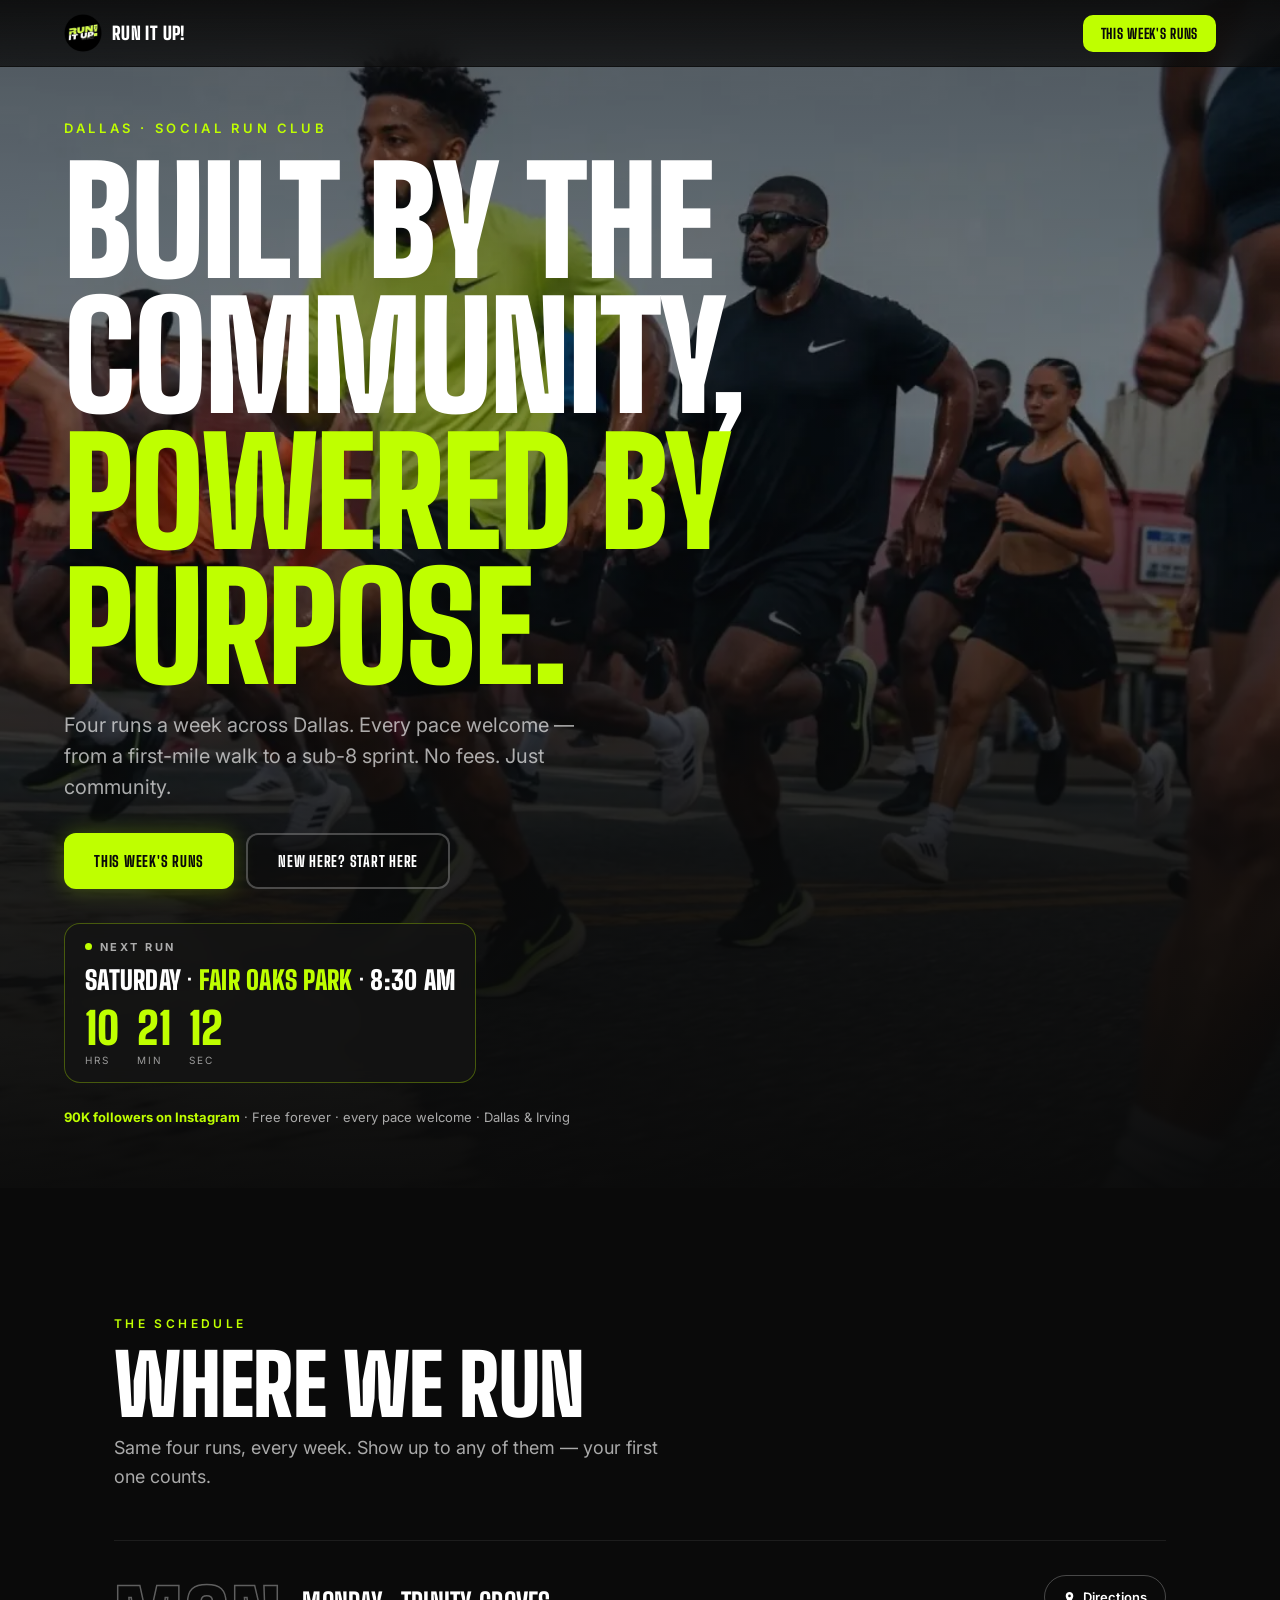
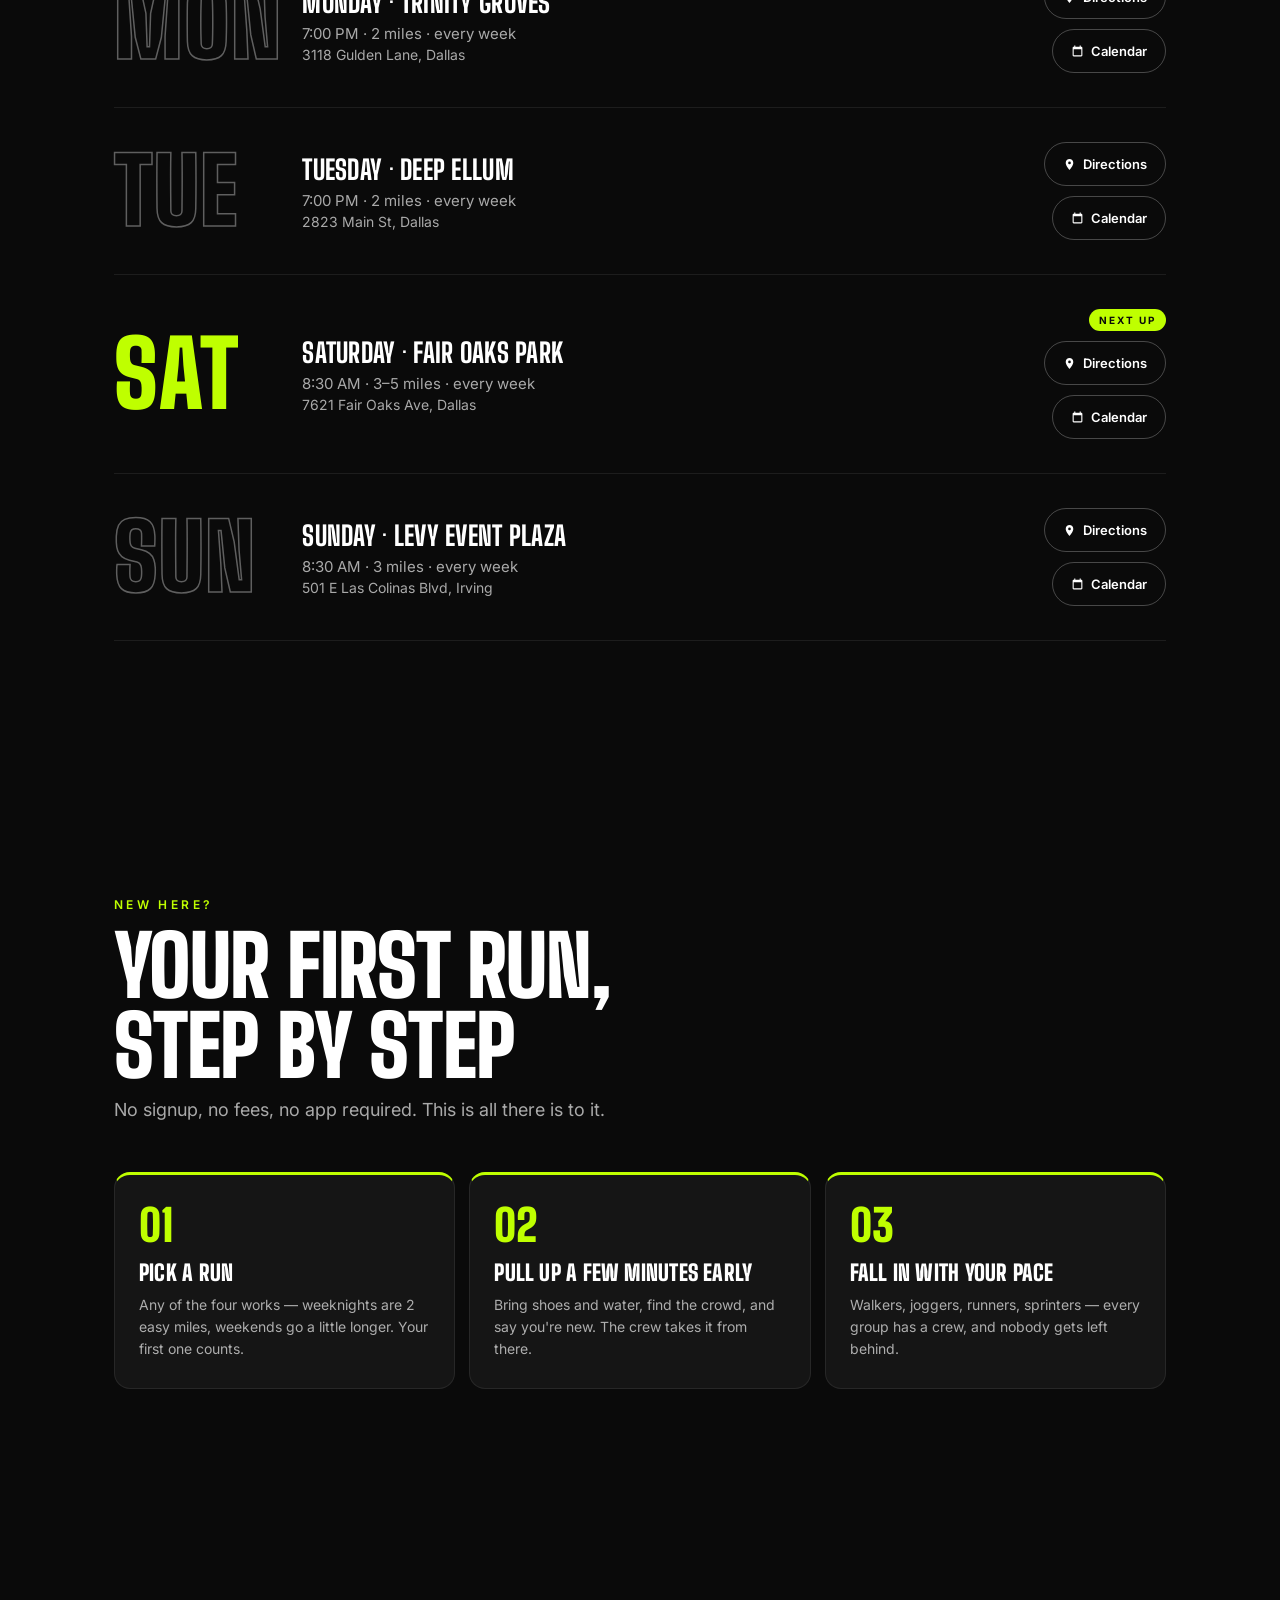
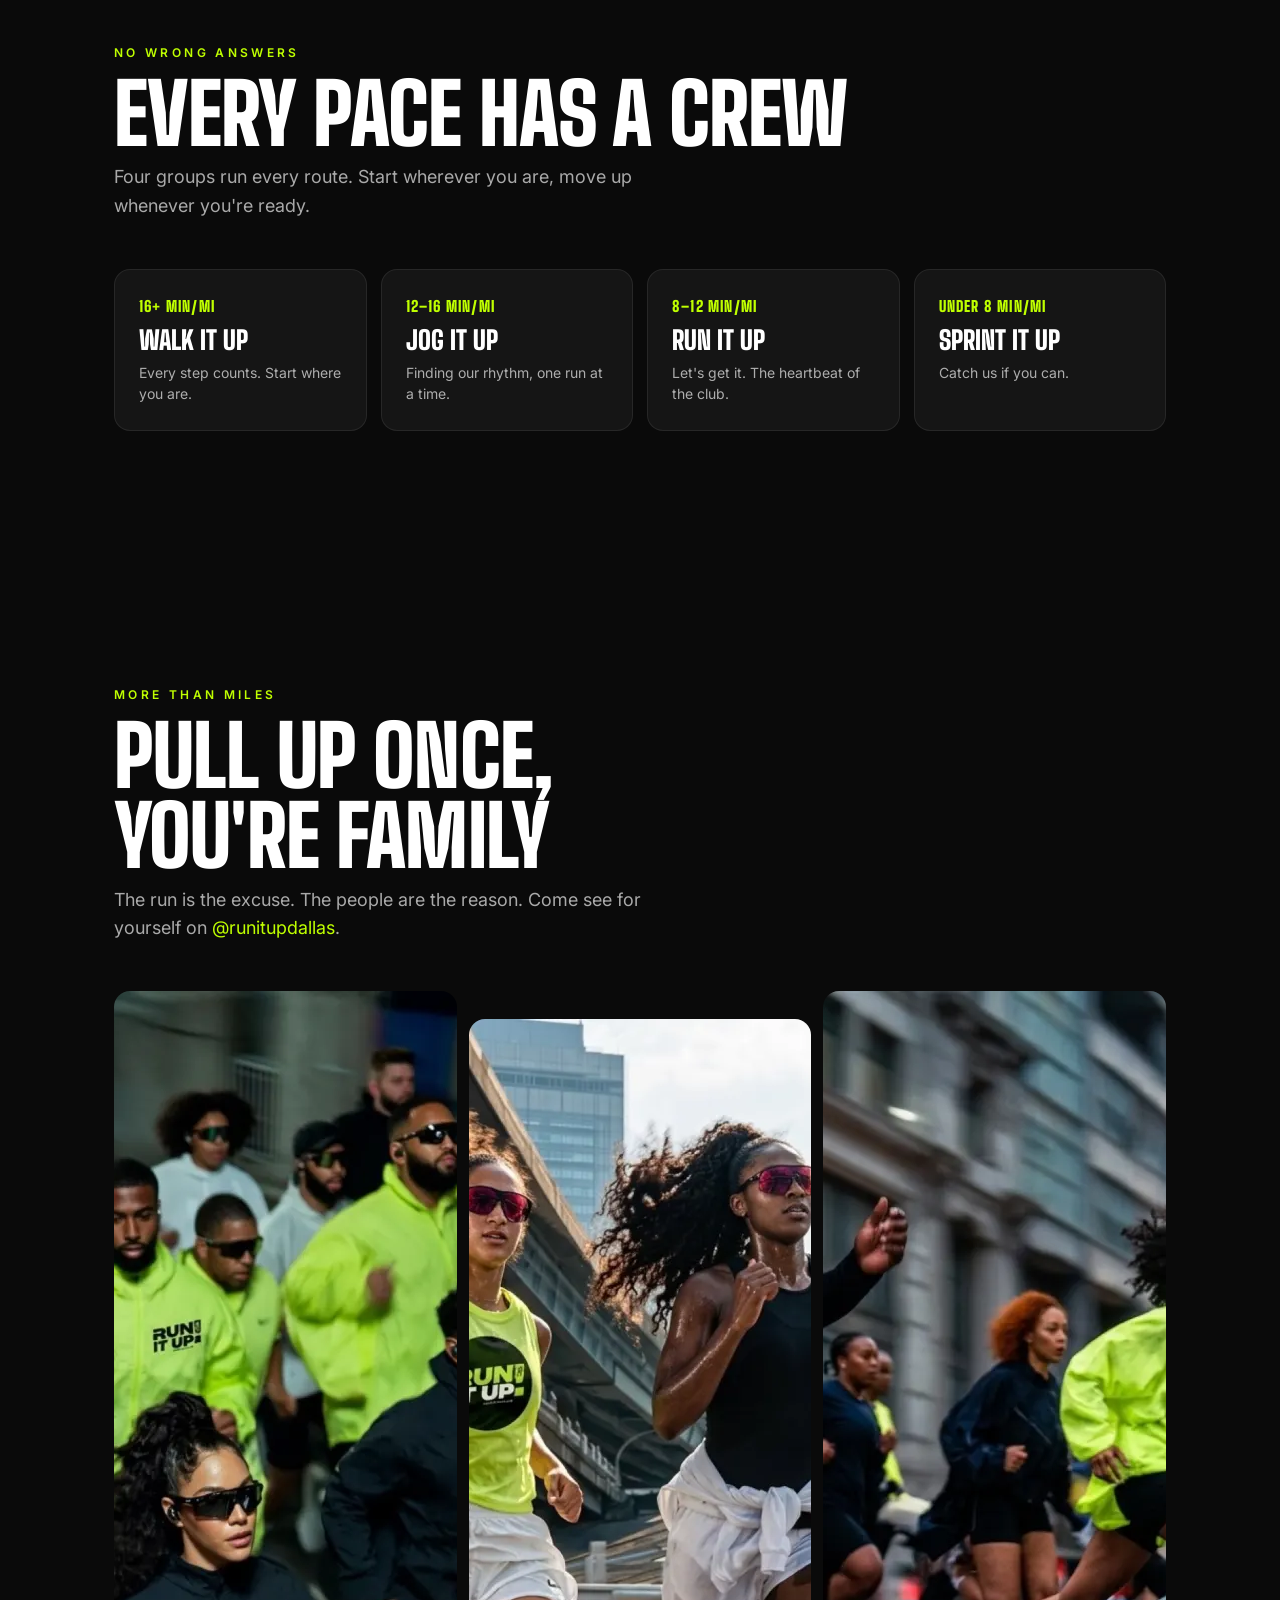
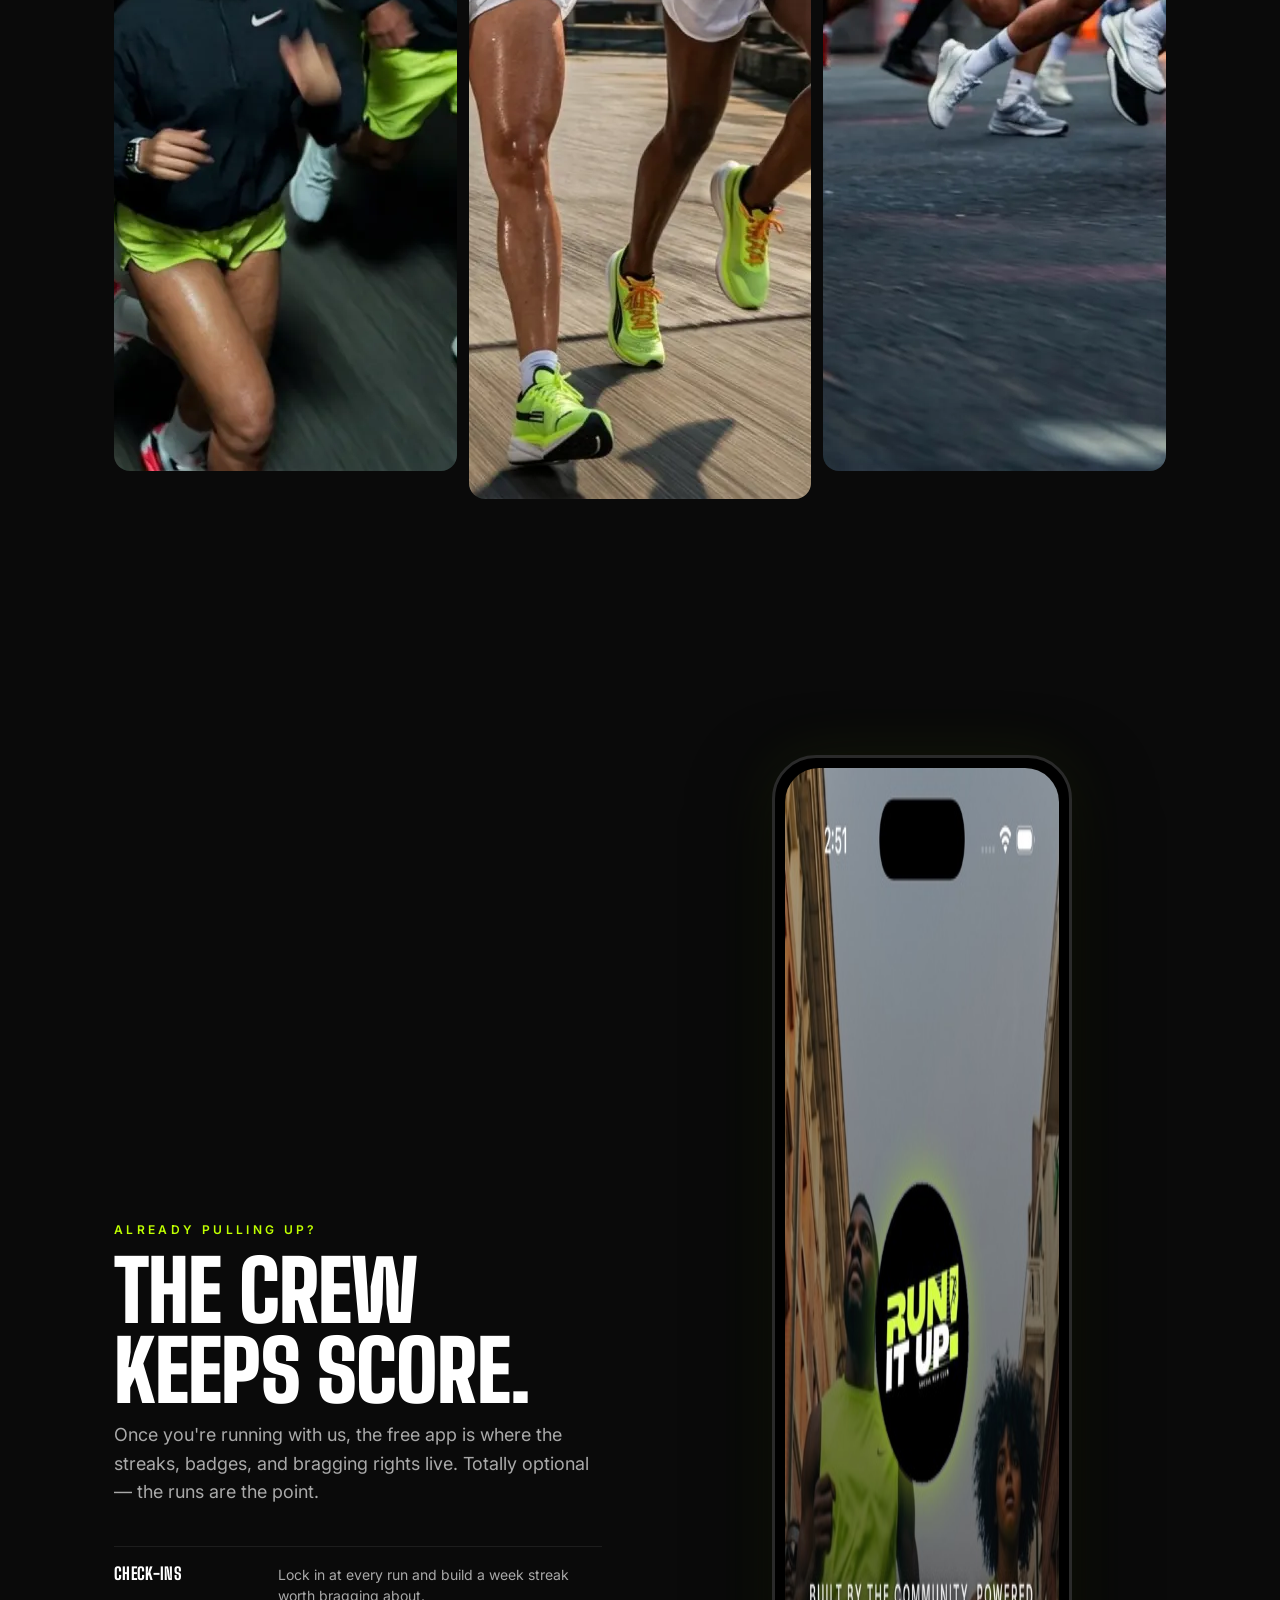
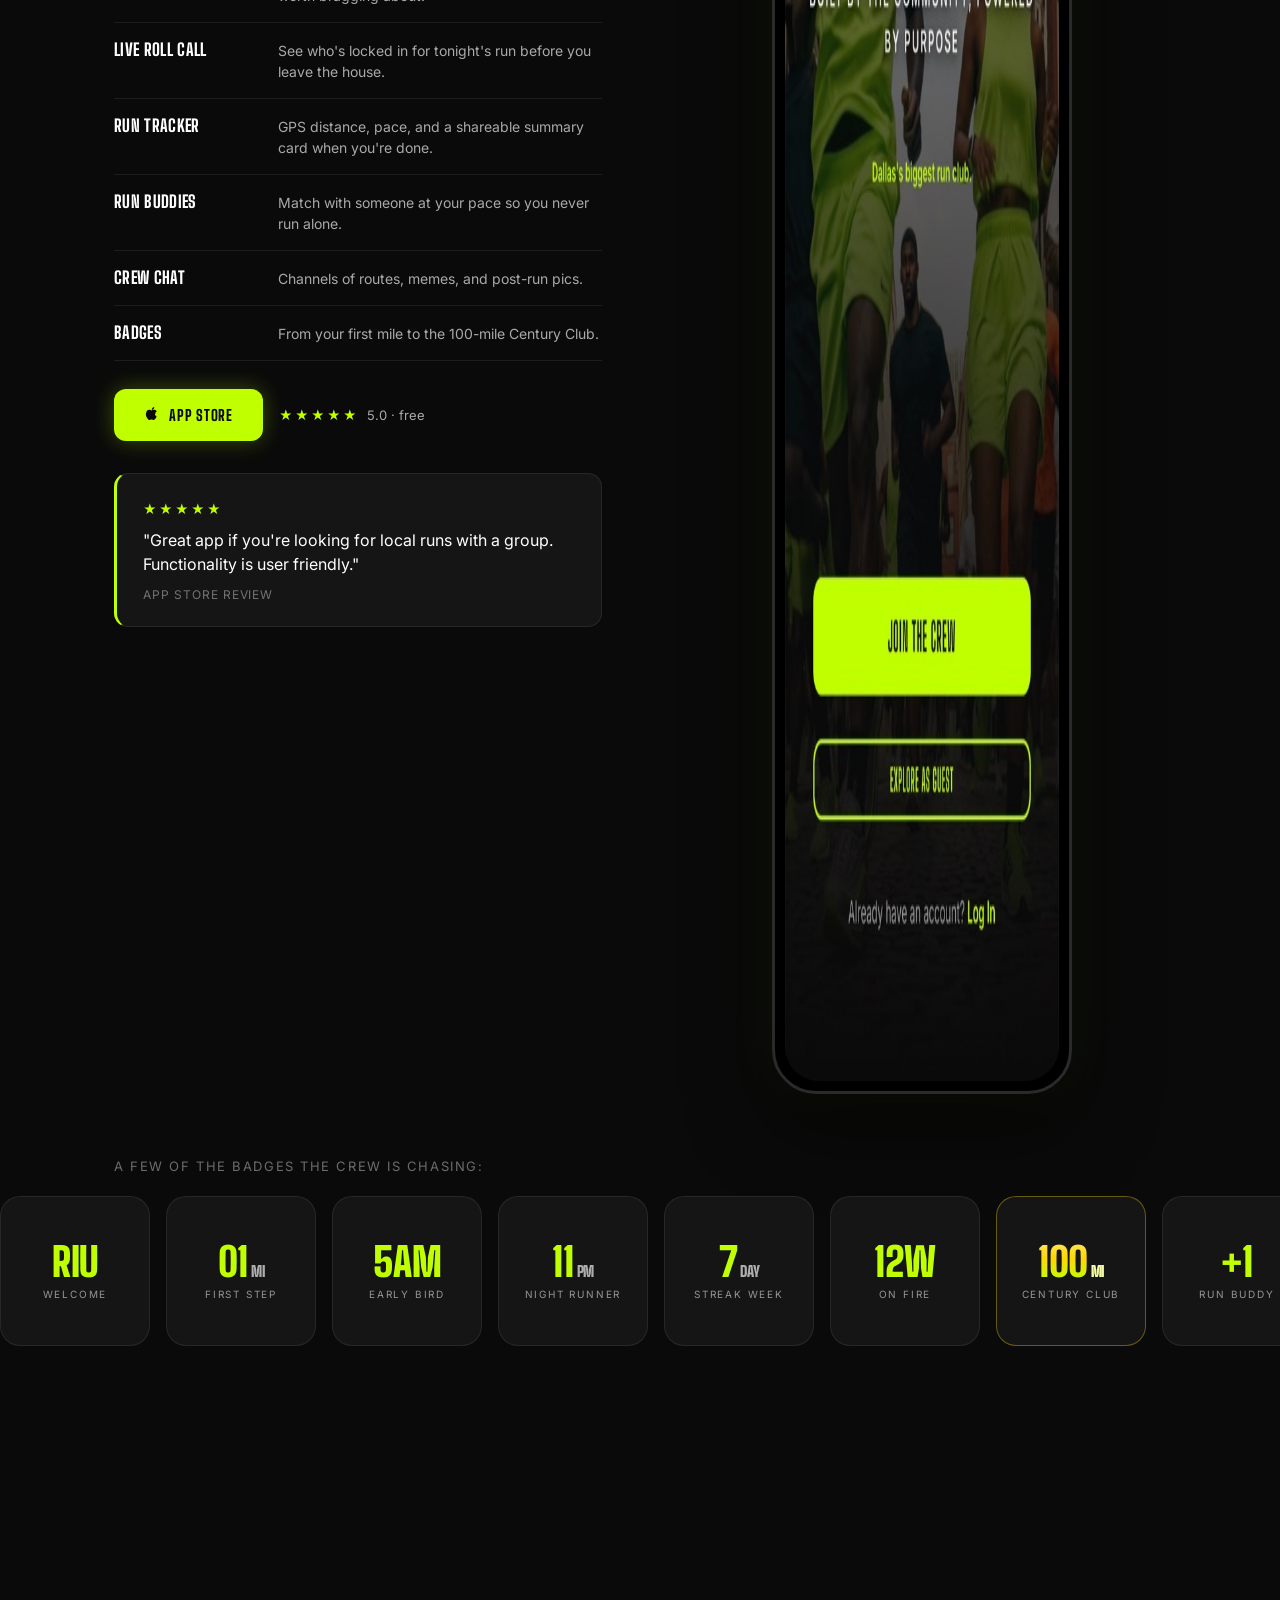
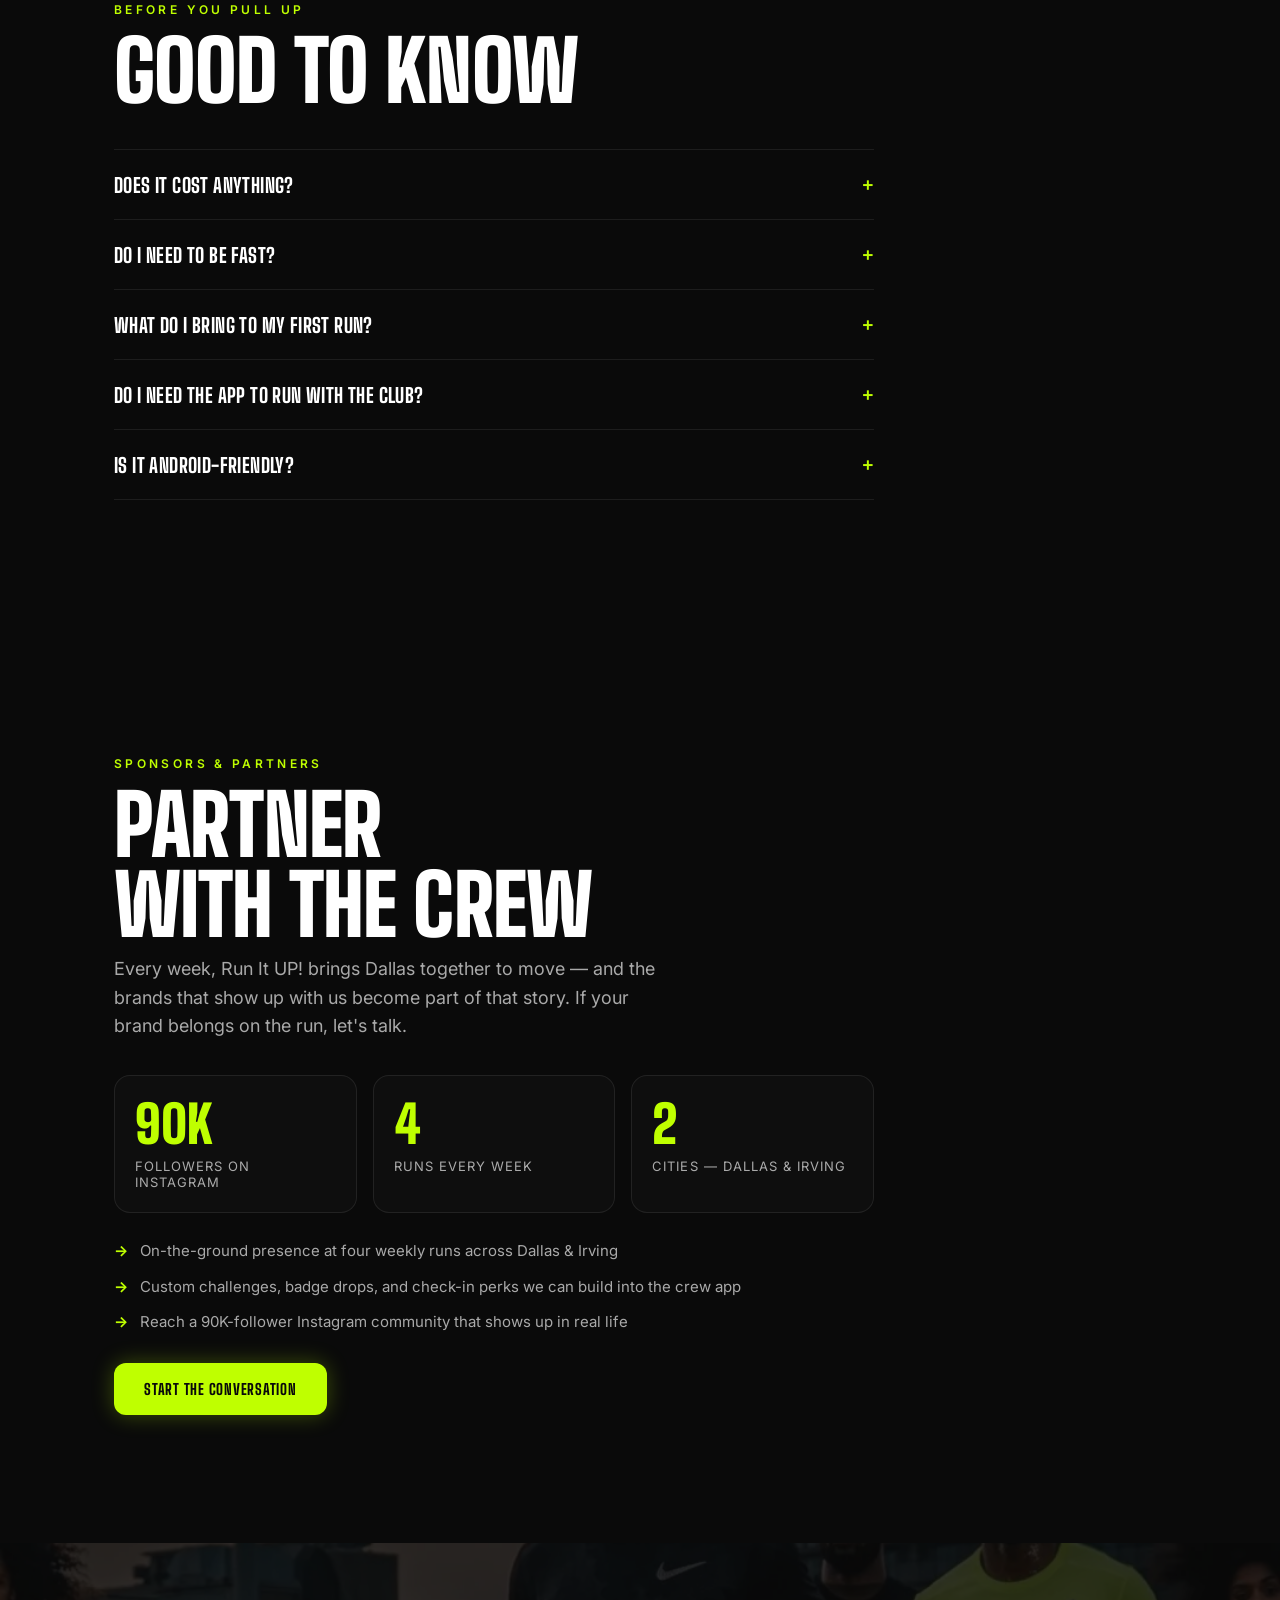
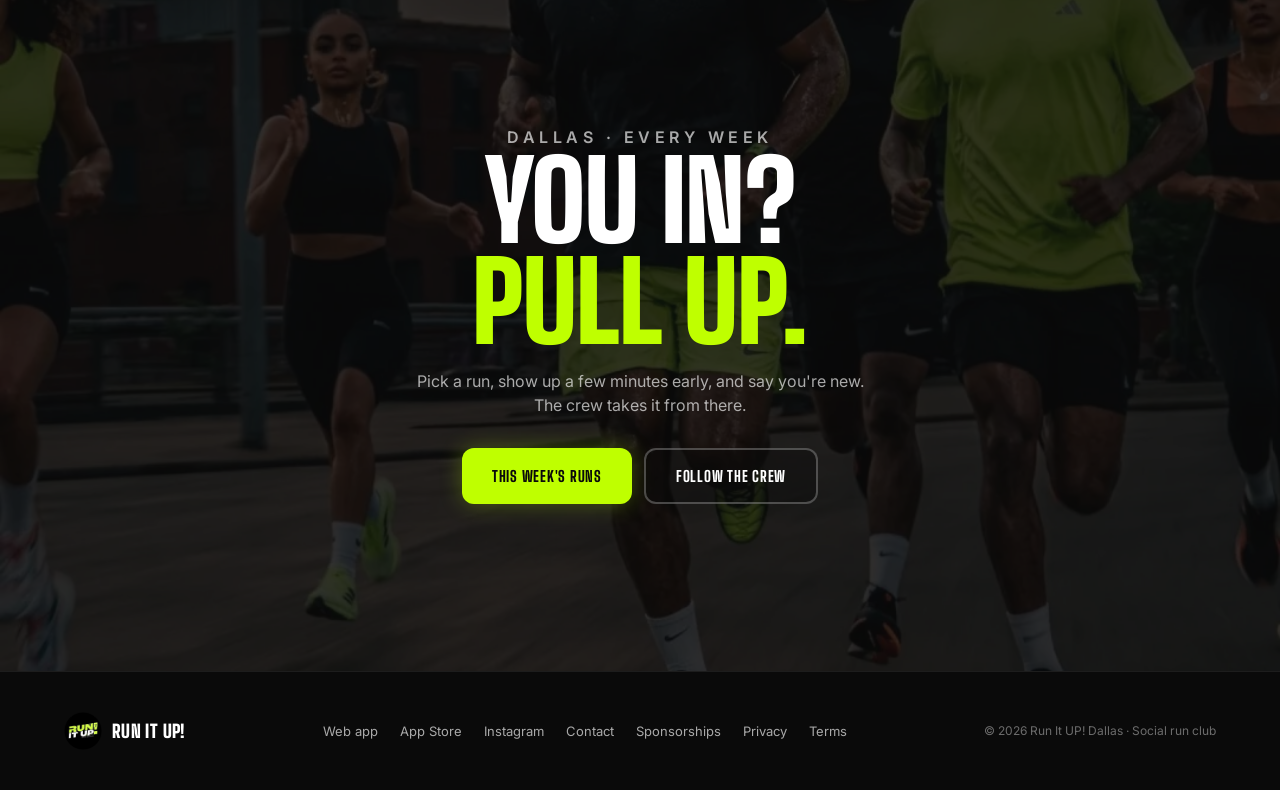
<file: about.html>
<!DOCTYPE html>
<html lang="en">
<head>
  <meta charset="UTF-8">
  <meta name="viewport" content="width=device-width, initial-scale=1.0, viewport-fit=cover">
  <title>Run It UP! Dallas — Social Run Club · Four Runs a Week, Every Pace Welcome</title>
  <meta name="description" content="Run It UP! Dallas is a free social run club. Monday at Trinity Groves, Tuesday in Deep Ellum, Saturday at Fair Oaks Park, Sunday at Levy Event Plaza. Every pace welcome — pick a run and pull up. No fees, no signup, just community.">
  <meta name="theme-color" content="#0A0A0A">
  <link rel="canonical" href="https://taylormadecreative.github.io/runitup-app-site/about.html">
  <meta property="og:title" content="Run It UP! Dallas — Social Run Club">
  <meta property="og:description" content="Four runs a week across Dallas. Every pace welcome. No fees — just community. Pull up.">
  <meta property="og:image" content="https://taylormadecreative.github.io/runitup-app-site/assets/og-image.jpg">
  <meta property="og:url" content="https://taylormadecreative.github.io/runitup-app-site/about.html">
  <meta property="og:type" content="website">
  <meta property="og:site_name" content="Run It UP! Dallas">
  <meta name="twitter:card" content="summary_large_image">
  <link rel="icon" href="assets/logo.png">
  <link rel="apple-touch-icon" href="assets/logo.png">
  <link rel="preload" as="image" href="assets/photos/pack-street.webp" fetchpriority="high">
  <link rel="preconnect" href="https://fonts.googleapis.com">
  <link rel="preconnect" href="https://fonts.gstatic.com" crossorigin>
  <link href="https://fonts.googleapis.com/css2?family=Big+Shoulders+Display:wght@700;800;900&family=Inter:wght@400;500;600;700&display=swap" rel="stylesheet" crossorigin="anonymous">
  <script type="application/ld+json">
  {
    "@context": "https://schema.org",
    "@graph": [
      {
        "@type": "SportsClub",
        "@id": "https://taylormadecreative.github.io/runitup-app-site/#club",
        "name": "Run It UP! Dallas",
        "description": "Free social run club in Dallas, Texas. Four runs a week, every pace welcome.",
        "url": "https://taylormadecreative.github.io/runitup-app-site/",
        "email": "contactus@runitupdallas.com",
        "areaServed": { "@type": "City", "name": "Dallas", "address": { "@type": "PostalAddress", "addressRegion": "TX", "addressCountry": "US" } },
        "sameAs": [
          "https://instagram.com/runitupdallas",
          "https://apps.apple.com/us/app/run-it-up-dallas/id6761876137"
        ]
      },
      {
        "@type": "Event",
        "name": "Run It UP! Dallas — Monday Run at Trinity Groves",
        "organizer": { "@id": "https://taylormadecreative.github.io/runitup-app-site/#club" },
        "isAccessibleForFree": true,
        "eventAttendanceMode": "https://schema.org/OfflineEventAttendanceMode",
        "eventSchedule": { "@type": "Schedule", "byDay": "https://schema.org/Monday", "startTime": "19:00", "repeatFrequency": "P1W", "scheduleTimezone": "America/Chicago" },
        "location": { "@type": "Place", "name": "Trinity Groves", "address": { "@type": "PostalAddress", "streetAddress": "3118 Gulden Lane", "addressLocality": "Dallas", "addressRegion": "TX", "addressCountry": "US" } }
      },
      {
        "@type": "Event",
        "name": "Run It UP! Dallas — Tuesday Run in Deep Ellum",
        "organizer": { "@id": "https://taylormadecreative.github.io/runitup-app-site/#club" },
        "isAccessibleForFree": true,
        "eventAttendanceMode": "https://schema.org/OfflineEventAttendanceMode",
        "eventSchedule": { "@type": "Schedule", "byDay": "https://schema.org/Tuesday", "startTime": "19:00", "repeatFrequency": "P1W", "scheduleTimezone": "America/Chicago" },
        "location": { "@type": "Place", "name": "Deep Ellum", "address": { "@type": "PostalAddress", "streetAddress": "2823 Main St", "addressLocality": "Dallas", "addressRegion": "TX", "addressCountry": "US" } }
      },
      {
        "@type": "Event",
        "name": "Run It UP! Dallas — Saturday Run at Fair Oaks Park",
        "organizer": { "@id": "https://taylormadecreative.github.io/runitup-app-site/#club" },
        "isAccessibleForFree": true,
        "eventAttendanceMode": "https://schema.org/OfflineEventAttendanceMode",
        "eventSchedule": { "@type": "Schedule", "byDay": "https://schema.org/Saturday", "startTime": "08:30", "repeatFrequency": "P1W", "scheduleTimezone": "America/Chicago" },
        "location": { "@type": "Place", "name": "Fair Oaks Park", "address": { "@type": "PostalAddress", "streetAddress": "7621 Fair Oaks Ave", "addressLocality": "Dallas", "addressRegion": "TX", "addressCountry": "US" } }
      },
      {
        "@type": "Event",
        "name": "Run It UP! Dallas — Sunday Run at Levy Event Plaza",
        "organizer": { "@id": "https://taylormadecreative.github.io/runitup-app-site/#club" },
        "isAccessibleForFree": true,
        "eventAttendanceMode": "https://schema.org/OfflineEventAttendanceMode",
        "eventSchedule": { "@type": "Schedule", "byDay": "https://schema.org/Sunday", "startTime": "08:30", "repeatFrequency": "P1W", "scheduleTimezone": "America/Chicago" },
        "location": { "@type": "Place", "name": "Levy Event Plaza", "address": { "@type": "PostalAddress", "streetAddress": "501 E Las Colinas Blvd", "addressLocality": "Irving", "addressRegion": "TX", "addressCountry": "US" } }
      },
      {
        "@type": "SoftwareApplication",
        "name": "Run It Up Dallas!",
        "operatingSystem": "iOS",
        "applicationCategory": "HealthApplication",
        "url": "https://apps.apple.com/us/app/run-it-up-dallas/id6761876137",
        "offers": { "@type": "Offer", "price": "0", "priceCurrency": "USD" }
      },
      {
        "@type": "FAQPage",
        "mainEntity": [
          { "@type": "Question", "name": "Does it cost anything?", "acceptedAnswer": { "@type": "Answer", "text": "No. Run It UP! Dallas is free — no fees, no memberships. Show up, run, hang out." } },
          { "@type": "Question", "name": "Do I need to be fast?", "acceptedAnswer": { "@type": "Answer", "text": "Not even a little. There are four pace groups from a 16-minute-mile walk to a sub-8 sprint, and every group has a crew." } },
          { "@type": "Question", "name": "What do I bring to my first run?", "acceptedAnswer": { "@type": "Answer", "text": "Shoes and water — that's it. Come a few minutes early and say you're new, and the crew will take it from there." } },
          { "@type": "Question", "name": "Do I need the app to run with the club?", "acceptedAnswer": { "@type": "Answer", "text": "No — just pull up. The app is where check-ins, streaks, badges, run buddies, and the crew chat live, and you can explore it as a guest first." } },
          { "@type": "Question", "name": "Is it Android-friendly?", "acceptedAnswer": { "@type": "Answer", "text": "The app is on iPhone today. Android runners are still crew — the schedule on this page is always current." } }
        ]
      }
    ]
  }
  </script>
  <style>
    :root {
      --ink: #0A0A0A;
      --asphalt: #151515;
      --surface: #1A1A1A;
      --volt: #BFFF00;
      --spark: #FF6B2B;
      --text: #FFFFFF;
      --muted: rgba(255,255,255,0.65);
      --muted-2: rgba(255,255,255,0.4);
      --line: rgba(255,255,255,0.08);
      --display: 'Big Shoulders Display', 'Arial Black', Impact, sans-serif;
      --body: 'Inter', -apple-system, BlinkMacSystemFont, sans-serif;
      --pad: clamp(20px, 5vw, 64px);
    }
    * { margin: 0; padding: 0; box-sizing: border-box; }
    html { scroll-behavior: smooth; }
    html, body { background: var(--ink); color: var(--text); font-family: var(--body); overflow-x: hidden; -webkit-font-smoothing: antialiased; }
    img { max-width: 100%; display: block; }
    a { color: inherit; }
    :focus-visible { outline: 2px solid var(--volt); outline-offset: 3px; border-radius: 4px; }
    section[id] { scroll-margin-top: 84px; }

    .eyebrow { font-size: 12px; font-weight: 600; letter-spacing: 0.28em; text-transform: uppercase; color: var(--volt); }
    .section { padding: clamp(72px, 10vw, 140px) var(--pad); max-width: 1180px; margin: 0 auto; }
    .section-title { font-family: var(--display); font-weight: 900; text-transform: uppercase; font-size: clamp(40px, min(7vw, 12vh), 84px); line-height: 0.95; letter-spacing: -0.01em; margin: 14px 0 10px; }
    .section-sub { color: var(--muted); font-size: clamp(15px, 1.6vw, 18px); line-height: 1.6; max-width: 560px; }
    .apple-mark { width: 15px; height: 15px; flex: none; }

    /* ===== Header ===== */
    header {
      position: fixed; top: 0; left: 0; right: 0; z-index: 50;
      display: flex; align-items: center; justify-content: space-between;
      padding: 14px var(--pad);
      background: linear-gradient(rgba(10,10,10,0.92), rgba(10,10,10,0.75));
      backdrop-filter: blur(12px); -webkit-backdrop-filter: blur(12px);
      border-bottom: 1px solid transparent;
      transition: border-color 0.3s ease;
    }
    header.scrolled { border-bottom-color: var(--line); }
    .brand { display: flex; align-items: center; gap: 10px; text-decoration: none; }
    .brand img { width: 38px; height: 38px; border-radius: 50%; }
    .brand span { font-family: var(--display); font-weight: 900; text-transform: uppercase; font-size: 18px; letter-spacing: 0.02em; }
    .header-cta { font-family: var(--display); font-weight: 800; text-transform: uppercase; letter-spacing: 0.05em; font-size: 14px; color: var(--ink); background: var(--volt); padding: 10px 18px; border-radius: 10px; text-decoration: none; transition: box-shadow 0.2s ease, transform 0.15s ease; }
    .header-cta:hover { box-shadow: 0 0 28px rgba(191,255,0,0.45); }
    .header-cta:active { transform: scale(0.97); }

    /* ===== Invite banner (?ref=) ===== */
    .invite-banner { display: none; position: fixed; top: 70px; left: 50%; transform: translateX(-50%); z-index: 49; background: rgba(26,26,26,0.97); border: 1px solid rgba(191,255,0,0.35); border-radius: 14px; padding: 14px 44px 14px 18px; font-size: 14px; line-height: 1.45; max-width: min(92vw, 460px); box-shadow: 0 8px 32px rgba(0,0,0,0.5); }
    .invite-banner strong { color: var(--volt); }
    .invite-banner.show { display: block; }
    .invite-close { position: absolute; top: 6px; right: 6px; width: 34px; height: 34px; display: flex; align-items: center; justify-content: center; background: none; border: 0; color: var(--muted); font-size: 20px; cursor: pointer; border-radius: 50%; }
    .invite-close:hover { color: var(--text); }
    .invite-banner a { color: var(--volt); font-weight: 600; }

    /* ===== Hero ===== */
    .hero { position: relative; min-height: 100svh; display: flex; flex-direction: column; justify-content: flex-end; padding: min(120px, 14vh) var(--pad) clamp(32px, 7vh, 80px); isolation: isolate; }
    .hero-bg { position: absolute; inset: 0; z-index: -1; background-image: url('assets/photos/pack-street.webp'); background-size: cover; background-position: center 30%; }
    .hero-bg::after { content: ''; position: absolute; inset: 0; background: linear-gradient(rgba(10,10,10,0.55) 0%, rgba(10,10,10,0.35) 35%, rgba(10,10,10,0.86) 72%, rgba(10,10,10,0.98) 100%); }
    .hero-inner { max-width: 1180px; margin: 0 auto; width: 100%; }
    .hero .eyebrow { font-size: 13px; }
    .hero h1 { font-family: var(--display); font-weight: 900; text-transform: uppercase; letter-spacing: -0.015em; line-height: 0.92; font-size: clamp(48px, min(11.5vw, 16.5vh), 148px); margin: 18px 0 14px; }
    .hero h1 .volt { color: var(--volt); }
    .hero-lead { font-size: clamp(16px, 2vw, 20px); color: var(--muted); max-width: 520px; line-height: 1.55; }
    .cta-row { display: flex; gap: 12px; flex-wrap: wrap; margin-top: 30px; }
    .btn { display: inline-flex; align-items: center; gap: 10px; font-family: var(--display); font-weight: 800; letter-spacing: 0.05em; text-transform: uppercase; padding: 17px 30px; border-radius: 12px; text-decoration: none; font-size: 15px; transition: transform 0.15s ease, box-shadow 0.2s ease, border-color 0.2s ease, color 0.2s ease; }
    .btn:active { transform: scale(0.97); }
    .btn-volt { background: var(--volt); color: var(--ink); box-shadow: 0 0 22px rgba(191,255,0,0.28); }
    .btn-volt:hover { box-shadow: 0 0 44px rgba(191,255,0,0.5); }
    .btn-ghost { background: rgba(10,10,10,0.4); color: var(--text); border: 2px solid rgba(255,255,255,0.25); }
    .btn-ghost:hover { border-color: var(--volt); color: var(--volt); }
    .hero-rating { display: flex; align-items: center; gap: 8px; margin-top: 26px; font-size: 13px; color: var(--muted); }
    .hero-rating .stars { color: var(--volt); letter-spacing: 2px; }

    /* Signature: live next-run countdown (tappable — jumps to the schedule) */
    .next-run-chip { display: inline-flex; flex-direction: column; gap: 10px; background: rgba(20,20,20,0.82); border: 1px solid rgba(191,255,0,0.3); border-radius: 16px; padding: 16px 20px; margin-top: 34px; backdrop-filter: blur(8px); -webkit-backdrop-filter: blur(8px); text-decoration: none; transition: border-color 0.2s ease, box-shadow 0.2s ease; }
    .next-run-chip:hover { border-color: rgba(191,255,0,0.6); box-shadow: 0 0 28px rgba(191,255,0,0.15); }
    .next-run-chip .label { display: flex; align-items: center; gap: 8px; font-size: 11px; font-weight: 700; letter-spacing: 0.22em; text-transform: uppercase; color: var(--muted); }
    .next-run-chip .label .dot { width: 7px; height: 7px; border-radius: 50%; background: var(--volt); animation: pulse 2s ease-in-out infinite; }
    .next-run-chip .run-name { font-family: var(--display); font-weight: 900; text-transform: uppercase; font-size: clamp(19px, 2.6vw, 26px); letter-spacing: 0.01em; }
    .next-run-chip .run-name em { font-style: normal; color: var(--volt); }
    .countdown { display: flex; gap: 18px; }
    .cd-unit { text-align: left; }
    .cd-value { font-family: var(--display); font-weight: 900; font-size: clamp(30px, 4.5vw, 44px); line-height: 1; color: var(--volt); font-variant-numeric: tabular-nums; }
    .cd-label { font-size: 10px; letter-spacing: 0.18em; text-transform: uppercase; color: rgba(255,255,255,0.58); margin-top: 4px; }
    .cd-live { font-family: var(--display); font-weight: 900; font-size: clamp(26px, 4vw, 38px); color: var(--volt); text-transform: uppercase; }
    .cd-live .spark { color: var(--spark); }
    @keyframes pulse { 0%, 100% { opacity: 1; } 50% { opacity: 0.35; } }

    /* ===== Runs schedule ===== */
    .runs-list { margin-top: clamp(28px, 4vw, 48px); border-top: 1px solid var(--line); }
    .run-row { display: grid; grid-template-columns: minmax(84px, 150px) 1fr auto; gap: clamp(14px, 3vw, 40px); align-items: center; padding: clamp(20px, 3.4vw, 34px) 0; border-bottom: 1px solid var(--line); position: relative; transition: background 0.25s ease; }
    .run-row:hover { background: rgba(255,255,255,0.02); }
    .run-day { font-family: var(--display); font-weight: 900; font-size: clamp(44px, 7.5vw, 92px); line-height: 0.9; text-transform: uppercase; color: transparent; -webkit-text-stroke: 1.5px rgba(255,255,255,0.35); letter-spacing: 0.01em; }
    .run-row.next .run-day { color: var(--volt); -webkit-text-stroke: 0; }
    .run-info h3 { font-family: var(--display); font-weight: 800; text-transform: uppercase; font-size: clamp(19px, 2.6vw, 27px); letter-spacing: 0.01em; }
    .run-info .meta { color: var(--muted); font-size: clamp(13px, 1.5vw, 15px); margin-top: 5px; }
    .run-info .addr { color: var(--muted); font-size: clamp(12px, 1.4vw, 14px); margin-top: 3px; }
    .run-side { display: flex; flex-direction: column; align-items: flex-end; gap: 10px; }
    .next-flag { font-size: 10px; font-weight: 700; letter-spacing: 0.2em; text-transform: uppercase; color: var(--ink); background: var(--volt); padding: 5px 10px; border-radius: 999px; display: none; }
    .run-row.next .next-flag { display: inline-block; }
    .next-flag.live { background: var(--spark); color: #fff; }
    .directions { display: inline-flex; align-items: center; gap: 7px; min-height: 44px; padding: 10px 18px; font-size: 13px; font-weight: 600; font-family: var(--body); color: var(--text); background: none; text-decoration: none; border: 1px solid rgba(255,255,255,0.25); border-radius: 999px; cursor: pointer; transition: color 0.2s ease, border-color 0.2s ease; }
    .directions:hover { color: var(--volt); border-color: var(--volt); }
    .directions svg { width: 13px; height: 13px; flex: none; }

    /* ===== First-run steps ===== */
    .steps-grid { display: grid; grid-template-columns: repeat(auto-fit, minmax(240px, 1fr)); gap: 14px; margin-top: clamp(28px, 4vw, 48px); counter-reset: step; }
    .step-card { background: var(--asphalt); border: 1px solid var(--line); border-top: 3px solid var(--volt); border-radius: 16px; padding: 28px 24px; }
    .step-num { font-family: var(--display); font-weight: 900; font-size: 44px; line-height: 1; color: var(--volt); }
    .step-card h3 { font-family: var(--display); font-weight: 900; text-transform: uppercase; font-size: 22px; margin: 12px 0 8px; letter-spacing: 0.01em; }
    .step-card p { color: var(--muted); font-size: 14px; line-height: 1.55; }

    /* ===== Pace groups ===== */
    .pace-grid { display: grid; grid-template-columns: repeat(auto-fit, minmax(230px, 1fr)); gap: 14px; margin-top: clamp(28px, 4vw, 48px); }
    .pace-card { background: var(--asphalt); border: 1px solid var(--line); border-radius: 16px; padding: 26px 24px; transition: border-color 0.25s ease, transform 0.25s ease; }
    .pace-card:hover { border-color: rgba(191,255,0,0.45); transform: translateY(-3px); }
    .pace-card .pace-tag { font-family: var(--display); font-weight: 900; font-size: 15px; text-transform: uppercase; letter-spacing: 0.08em; color: var(--volt); }
    .pace-card h3 { font-family: var(--display); font-weight: 900; text-transform: uppercase; font-size: 26px; margin: 8px 0 6px; }
    .pace-card p { color: var(--muted); font-size: 14px; line-height: 1.5; }

    /* ===== App section ===== */
    .app-section { display: grid; grid-template-columns: 1fr 1fr; gap: clamp(32px, 6vw, 80px); align-items: center; }
    .phone { width: min(300px, 78vw); margin: 0 auto; border-radius: 44px; border: 3px solid #2A2A2A; background: #000; padding: 10px; box-shadow: 0 30px 80px rgba(0,0,0,0.6), 0 0 60px rgba(191,255,0,0.07); }
    .phone img { border-radius: 34px; }
    .feature-list { list-style: none; display: flex; flex-direction: column; margin-top: clamp(24px, 3vw, 40px); border-top: 1px solid var(--line); }
    .feature-list li { display: grid; grid-template-columns: minmax(112px, 148px) 1fr; gap: 16px; align-items: baseline; padding: 16px 0; border-bottom: 1px solid var(--line); }
    .feature-list .f-name { font-family: var(--display); font-weight: 800; text-transform: uppercase; font-size: 17px; letter-spacing: 0.02em; }
    .feature-list .f-desc { color: var(--muted); font-size: 14px; line-height: 1.5; }
    .app-ctas { margin-top: 28px; display: flex; gap: 16px; flex-wrap: wrap; align-items: center; }

    /* ===== Badge marquee (flavor strip inside the app section) ===== */
    .badges-context { margin-top: clamp(40px, 6vw, 64px); font-size: 13px; letter-spacing: 0.12em; text-transform: uppercase; color: var(--muted-2); }
    .badges-bleed { width: 100vw; margin: 22px calc(50% - 50vw) 0; overflow: hidden; }
    .marquee { display: flex; width: max-content; animation: drift 36s linear infinite; }
    .marquee:hover { animation-play-state: paused; }
    .badge-chip { flex: none; display: flex; flex-direction: column; align-items: center; justify-content: center; gap: 6px; width: 150px; height: 150px; margin-right: 16px; background: var(--asphalt); border: 1px solid var(--line); border-radius: 20px; }
    .badge-chip .b-mark { font-family: var(--display); font-weight: 900; font-size: 40px; line-height: 1; color: var(--volt); letter-spacing: -0.01em; }
    .badge-chip .b-mark sub { font-size: 15px; vertical-align: baseline; color: var(--muted); margin-left: 3px; }
    .badge-chip .b-name { font-size: 10px; letter-spacing: 0.18em; text-transform: uppercase; color: rgba(255,255,255,0.55); }
    .badge-chip.legendary { border-color: rgba(255,215,0,0.35); }
    .badge-chip.legendary .b-mark { background: linear-gradient(180deg, #FFE55C, #FFD700 40%, #BFFF00); -webkit-background-clip: text; background-clip: text; color: transparent; }
    @keyframes drift { from { transform: translateX(0); } to { transform: translateX(-50%); } }

    /* ===== Community ===== */
    .photo-grid { display: grid; grid-template-columns: repeat(3, 1fr); gap: 12px; margin-top: clamp(28px, 4vw, 48px); }
    .photo-grid img { border-radius: 16px; aspect-ratio: 4/5; object-fit: cover; width: 100%; }
    .photo-grid img:nth-child(2) { margin-top: 28px; }
    .review-quote { margin-top: 32px; max-width: 560px; padding: 24px 26px; background: var(--asphalt); border: 1px solid var(--line); border-left: 3px solid var(--volt); border-radius: 14px; }
    .review-quote .stars { color: var(--volt); letter-spacing: 2px; font-size: 13px; }
    .review-quote p { margin-top: 10px; font-size: 16px; line-height: 1.55; }
    .review-quote cite { display: block; margin-top: 10px; font-style: normal; font-size: 12px; color: var(--muted-2); letter-spacing: 0.08em; text-transform: uppercase; }
    .community-line { margin-top: 26px; color: var(--muted); font-size: 15px; }
    .community-line a { color: var(--volt); text-decoration: none; font-weight: 600; }
    .community-line a:hover { text-decoration: underline; }

    /* ===== FAQ ===== */
    .faq-list { margin-top: clamp(24px, 3vw, 40px); border-top: 1px solid var(--line); max-width: 760px; }
    details { border-bottom: 1px solid var(--line); }
    summary { cursor: pointer; list-style: none; display: flex; justify-content: space-between; align-items: center; gap: 16px; padding: 20px 0; font-family: var(--display); font-weight: 800; text-transform: uppercase; font-size: clamp(16px, 2vw, 20px); letter-spacing: 0.02em; }
    summary::-webkit-details-marker { display: none; }
    summary::after { content: '+'; font-family: var(--display); font-weight: 700; color: var(--volt); font-size: 24px; transition: transform 0.25s ease; flex: none; }
    details[open] summary::after { transform: rotate(45deg); }
    details p { color: var(--muted); font-size: 15px; line-height: 1.6; padding: 0 0 20px; max-width: 640px; }

    /* ===== Partners ===== */
    .partner-stats { display: grid; grid-template-columns: repeat(auto-fit, minmax(180px, 1fr)); gap: 16px; margin: 34px 0 8px; max-width: 760px; }
    .partner-stat { border: 1px solid var(--line); border-radius: 16px; padding: 22px 20px; background: rgba(255,255,255,0.02); }
    .partner-stat .num { font-family: var(--display); font-weight: 900; font-size: clamp(34px, 4.5vw, 52px); line-height: 1; color: var(--volt); }
    .partner-stat .lbl { margin-top: 8px; font-size: 13px; letter-spacing: 0.08em; text-transform: uppercase; color: var(--muted); }
    .partner-list { margin: 26px 0 4px; padding: 0; list-style: none; max-width: 640px; display: grid; gap: 12px; }
    .partner-list li { display: flex; gap: 12px; align-items: baseline; color: var(--muted); font-size: 15px; line-height: 1.55; }
    .partner-list li::before { content: '→'; color: var(--volt); font-weight: 700; flex: none; }

    /* ===== Final CTA + footer ===== */
    .final-cta { position: relative; text-align: center; padding: clamp(90px, 13vw, 180px) var(--pad); isolation: isolate; }
    .final-bg { position: absolute; inset: 0; z-index: -1; background-image: url('assets/photos/hero.webp'); background-size: cover; background-position: center; }
    .final-bg::after { content: ''; position: absolute; inset: 0; background: rgba(10,10,10,0.82); }
    .final-cta h2 { font-family: var(--display); font-weight: 900; text-transform: uppercase; font-size: clamp(48px, 9vw, 110px); line-height: 0.92; letter-spacing: -0.01em; }
    .final-cta h2 .volt { color: var(--volt); }
    .final-cta p { color: var(--muted); margin: 16px auto 0; max-width: 460px; font-size: 16px; line-height: 1.55; }
    footer { border-top: 1px solid var(--line); padding: 40px var(--pad) calc(40px + env(safe-area-inset-bottom)); }
    .footer-inner { max-width: 1180px; margin: 0 auto; display: flex; flex-wrap: wrap; gap: 24px; align-items: center; justify-content: space-between; }
    .footer-links { display: flex; gap: 22px; flex-wrap: wrap; }
    .footer-links a { color: var(--muted); font-size: 13px; text-decoration: none; padding: 8px 0; }
    .footer-links a:hover { color: var(--volt); }
    .footer-copy { color: var(--muted-2); font-size: 12px; }

    /* ===== Reveal on scroll ===== */
    .reveal { opacity: 0; transform: translateY(22px); transition: opacity 0.7s ease, transform 0.7s ease; }
    .reveal.in { opacity: 1; transform: none; }
    .hero .reveal { transition-duration: 0.9s; }

    @media (max-width: 720px) {
      .app-section { grid-template-columns: 1fr; }
      .run-row { grid-template-columns: minmax(64px, 92px) 1fr; }
      .run-day { -webkit-text-stroke: 2px rgba(255,255,255,0.5); }
      .run-row.next .run-day { -webkit-text-stroke: 0; }
      .run-side { grid-column: 2; flex-direction: row; align-items: center; justify-content: flex-start; }
      .feature-list li { grid-template-columns: 1fr; gap: 4px; }
      .photo-grid { grid-template-columns: 1fr 1fr; }
      .photo-grid img:nth-child(3) { display: none; }
      .countdown { gap: 14px; }
    }
    @media (prefers-reduced-motion: reduce) {
      html { scroll-behavior: auto; }
      .marquee { animation: none; flex-wrap: wrap; width: auto; justify-content: center; }
      .next-run-chip .label .dot { animation: none; }
      .reveal { opacity: 1; transform: none; transition: none; }
    }
  </style>
  <noscript><style>.reveal { opacity: 1 !important; transform: none !important; }</style></noscript>
</head>
<body>

  <header id="site-header">
    <a class="brand" href="#top" aria-label="Run It UP! Dallas — back to top">
      <img src="assets/logo.png" alt="" width="38" height="38">
      <span>Run It UP!</span>
    </a>
    <a class="header-cta" href="#runs">This week's runs</a>
  </header>

  <div class="invite-banner" id="invite-banner" role="status">
    <strong>A crew member invited you to run.</strong> Every pace welcome — <a href="#runs">see this week's runs</a> and pull up.
    <button class="invite-close" id="invite-close" aria-label="Dismiss invitation message">×</button>
  </div>

  <!-- ===== HERO ===== -->
  <section class="hero" id="top">
    <div class="hero-bg" role="img" aria-label="The Run It UP! Dallas crew running down a Dallas street"></div>
    <div class="hero-inner">
      <p class="eyebrow reveal">Dallas · Social Run Club</p>
      <h1 class="reveal">Built by the community,<br><span class="volt">powered by purpose.</span></h1>
      <p class="hero-lead reveal">Four runs a week across Dallas. Every pace welcome — from a first-mile walk to a sub-8 sprint. No fees. Just community.</p>
      <div class="cta-row reveal">
        <a class="btn btn-volt" href="#runs">This week's runs</a>
        <a class="btn btn-ghost" href="#first-run">New here? Start here</a>
      </div>
      <a class="next-run-chip reveal" id="next-run-chip" href="#runs" aria-label="Jump to the weekly run schedule">
        <span class="label"><span class="dot"></span> Next run</span>
        <span class="run-name" id="nr-name">Four runs, every week</span>
        <div class="countdown" id="nr-countdown" aria-live="off"></div>
      </a>
      <div class="hero-rating reveal">
        <span><strong style="color: var(--volt); font-weight: 700;">90K followers on Instagram</strong> · Free forever · every pace welcome · Dallas &amp; Irving</span>
      </div>
    </div>
  </section>

  <!-- ===== RUNS ===== -->
  <section class="section" id="runs">
    <p class="eyebrow reveal">The schedule</p>
    <h2 class="section-title reveal">Where we run</h2>
    <p class="section-sub reveal">Same four runs, every week. Show up to any of them — your first one counts.</p>
    <div class="runs-list reveal">
      <div class="run-row" data-day="MON">
        <div class="run-day" aria-hidden="true">MON</div>
        <div class="run-info">
          <h3>Monday · Trinity Groves</h3>
          <p class="meta">7:00 PM · 2 miles · every week</p>
          <p class="addr">3118 Gulden Lane, Dallas</p>
        </div>
        <div class="run-side">
          <span class="next-flag">Next up</span>
          <a class="directions" href="https://maps.google.com/?q=3118+Gulden+Lane+Dallas+TX" target="_blank" rel="noopener"><svg viewBox="0 0 24 24" fill="currentColor" aria-hidden="true"><path d="M12 2C8.13 2 5 5.13 5 9c0 5.25 7 13 7 13s7-7.75 7-13c0-3.87-3.13-7-7-7zm0 9.5a2.5 2.5 0 1 1 0-5 2.5 2.5 0 0 1 0 5z"/></svg>Directions</a>
          <button class="directions" type="button" data-cal="MON"><svg viewBox="0 0 24 24" fill="currentColor" aria-hidden="true"><path d="M19 3h-1V1h-2v2H8V1H6v2H5c-1.1 0-2 .9-2 2v14c0 1.1.9 2 2 2h14c1.1 0 2-.9 2-2V5c0-1.1-.9-2-2-2zm0 16H5V8h14v11z"/></svg>Calendar</button>
        </div>
      </div>
      <div class="run-row" data-day="TUE">
        <div class="run-day" aria-hidden="true">TUE</div>
        <div class="run-info">
          <h3>Tuesday · Deep Ellum</h3>
          <p class="meta">7:00 PM · 2 miles · every week</p>
          <p class="addr">2823 Main St, Dallas</p>
        </div>
        <div class="run-side">
          <span class="next-flag">Next up</span>
          <a class="directions" href="https://maps.google.com/?q=2823+Main+St+Dallas+TX" target="_blank" rel="noopener"><svg viewBox="0 0 24 24" fill="currentColor" aria-hidden="true"><path d="M12 2C8.13 2 5 5.13 5 9c0 5.25 7 13 7 13s7-7.75 7-13c0-3.87-3.13-7-7-7zm0 9.5a2.5 2.5 0 1 1 0-5 2.5 2.5 0 0 1 0 5z"/></svg>Directions</a>
          <button class="directions" type="button" data-cal="TUE"><svg viewBox="0 0 24 24" fill="currentColor" aria-hidden="true"><path d="M19 3h-1V1h-2v2H8V1H6v2H5c-1.1 0-2 .9-2 2v14c0 1.1.9 2 2 2h14c1.1 0 2-.9 2-2V5c0-1.1-.9-2-2-2zm0 16H5V8h14v11z"/></svg>Calendar</button>
        </div>
      </div>
      <div class="run-row" data-day="SAT">
        <div class="run-day" aria-hidden="true">SAT</div>
        <div class="run-info">
          <h3>Saturday · Fair Oaks Park</h3>
          <p class="meta">8:30 AM · 3–5 miles · every week</p>
          <p class="addr">7621 Fair Oaks Ave, Dallas</p>
        </div>
        <div class="run-side">
          <span class="next-flag">Next up</span>
          <a class="directions" href="https://maps.google.com/?q=7621+Fair+Oaks+Ave+Dallas+TX+75231" target="_blank" rel="noopener"><svg viewBox="0 0 24 24" fill="currentColor" aria-hidden="true"><path d="M12 2C8.13 2 5 5.13 5 9c0 5.25 7 13 7 13s7-7.75 7-13c0-3.87-3.13-7-7-7zm0 9.5a2.5 2.5 0 1 1 0-5 2.5 2.5 0 0 1 0 5z"/></svg>Directions</a>
          <button class="directions" type="button" data-cal="SAT"><svg viewBox="0 0 24 24" fill="currentColor" aria-hidden="true"><path d="M19 3h-1V1h-2v2H8V1H6v2H5c-1.1 0-2 .9-2 2v14c0 1.1.9 2 2 2h14c1.1 0 2-.9 2-2V5c0-1.1-.9-2-2-2zm0 16H5V8h14v11z"/></svg>Calendar</button>
        </div>
      </div>
      <div class="run-row" data-day="SUN">
        <div class="run-day" aria-hidden="true">SUN</div>
        <div class="run-info">
          <h3>Sunday · Levy Event Plaza</h3>
          <p class="meta">8:30 AM · 3 miles · every week</p>
          <p class="addr">501 E Las Colinas Blvd, Irving</p>
        </div>
        <div class="run-side">
          <span class="next-flag">Next up</span>
          <a class="directions" href="https://maps.google.com/?q=501+E+Las+Colinas+Blvd+Irving+TX" target="_blank" rel="noopener"><svg viewBox="0 0 24 24" fill="currentColor" aria-hidden="true"><path d="M12 2C8.13 2 5 5.13 5 9c0 5.25 7 13 7 13s7-7.75 7-13c0-3.87-3.13-7-7-7zm0 9.5a2.5 2.5 0 1 1 0-5 2.5 2.5 0 0 1 0 5z"/></svg>Directions</a>
          <button class="directions" type="button" data-cal="SUN"><svg viewBox="0 0 24 24" fill="currentColor" aria-hidden="true"><path d="M19 3h-1V1h-2v2H8V1H6v2H5c-1.1 0-2 .9-2 2v14c0 1.1.9 2 2 2h14c1.1 0 2-.9 2-2V5c0-1.1-.9-2-2-2zm0 16H5V8h14v11z"/></svg>Calendar</button>
        </div>
      </div>
    </div>
  </section>

  <!-- ===== FIRST RUN ===== -->
  <section class="section" id="first-run">
    <p class="eyebrow reveal">New here?</p>
    <h2 class="section-title reveal">Your first run,<br>step by step</h2>
    <p class="section-sub reveal">No signup, no fees, no app required. This is all there is to it.</p>
    <div class="steps-grid reveal">
      <div class="step-card">
        <div class="step-num">01</div>
        <h3>Pick a run</h3>
        <p>Any of the four works — weeknights are 2 easy miles, weekends go a little longer. Your first one counts.</p>
      </div>
      <div class="step-card">
        <div class="step-num">02</div>
        <h3>Pull up a few minutes early</h3>
        <p>Bring shoes and water, find the crowd, and say you're new. The crew takes it from there.</p>
      </div>
      <div class="step-card">
        <div class="step-num">03</div>
        <h3>Fall in with your pace</h3>
        <p>Walkers, joggers, runners, sprinters — every group has a crew, and nobody gets left behind.</p>
      </div>
    </div>
  </section>

  <!-- ===== PACE ===== -->
  <section class="section" id="pace">
    <p class="eyebrow reveal">No wrong answers</p>
    <h2 class="section-title reveal">Every pace has a crew</h2>
    <p class="section-sub reveal">Four groups run every route. Start wherever you are, move up whenever you're ready.</p>
    <div class="pace-grid reveal">
      <div class="pace-card">
        <span class="pace-tag">16+ min/mi</span>
        <h3>Walk It Up</h3>
        <p>Every step counts. Start where you are.</p>
      </div>
      <div class="pace-card">
        <span class="pace-tag">12–16 min/mi</span>
        <h3>Jog It Up</h3>
        <p>Finding our rhythm, one run at a time.</p>
      </div>
      <div class="pace-card">
        <span class="pace-tag">8–12 min/mi</span>
        <h3>Run It Up</h3>
        <p>Let's get it. The heartbeat of the club.</p>
      </div>
      <div class="pace-card">
        <span class="pace-tag">Under 8 min/mi</span>
        <h3>Sprint It Up</h3>
        <p>Catch us if you can.</p>
      </div>
    </div>
  </section>

  <!-- ===== COMMUNITY ===== -->
  <section class="section" id="community">
    <p class="eyebrow reveal">More than miles</p>
    <h2 class="section-title reveal">Pull up once,<br>you're family</h2>
    <p class="section-sub reveal">The run is the excuse. The people are the reason. Come see for yourself on <a href="https://instagram.com/runitupdallas" target="_blank" rel="noopener" style="color: var(--volt); text-decoration: none;">@runitupdallas</a>.</p>
    <div class="photo-grid reveal">
      <img src="assets/photos/above-crowd.webp" alt="A large Run It UP! crowd gathered before a run" width="1080" height="1080" loading="lazy">
      <img src="assets/photos/duo-women.webp" alt="Two runners laughing mid-run" width="1080" height="1080" loading="lazy">
      <img src="assets/photos/night-sprint.webp" alt="A night run through Deep Ellum" width="1080" height="1080" loading="lazy">
    </div>
  </section>

  <!-- ===== APP (for the regulars) ===== -->
  <section class="section" id="app">
    <div class="app-section">
      <div class="reveal">
        <p class="eyebrow">Already pulling up?</p>
        <h2 class="section-title">The crew<br>keeps score.</h2>
        <p class="section-sub">Once you're running with us, the free app is where the streaks, badges, and bragging rights live. Totally optional — the runs are the point.</p>
        <ul class="feature-list">
          <li><span class="f-name">Check-ins</span><span class="f-desc">Lock in at every run and build a week streak worth bragging about.</span></li>
          <li><span class="f-name">Live roll call</span><span class="f-desc">See who's locked in for tonight's run before you leave the house.</span></li>
          <li><span class="f-name">Run tracker</span><span class="f-desc">GPS distance, pace, and a shareable summary card when you're done.</span></li>
          <li><span class="f-name">Run buddies</span><span class="f-desc">Match with someone at your pace so you never run alone.</span></li>
          <li><span class="f-name">Crew chat</span><span class="f-desc">Channels of routes, memes, and post-run pics.</span></li>
          <li><span class="f-name">Badges</span><span class="f-desc">From your first mile to the 100-mile Century Club.</span></li>
        </ul>
        <div class="app-ctas">
          <a class="btn btn-volt" href="https://apps.apple.com/us/app/run-it-up-dallas/id6761876137" target="_blank" rel="noopener">
            <svg class="apple-mark" viewBox="0 0 18 18" fill="currentColor" aria-hidden="true"><path d="M13.545 8.32c-.023-2.147 1.752-3.179 1.832-3.229-1-1.46-2.552-1.66-3.103-1.683-1.318-.134-2.578.778-3.248.778-.671 0-1.707-.759-2.808-.738C4.858 3.47 3.62 4.298 2.93 5.564c-1.397 2.424-.357 6.014.998 7.98.666.96 1.458 2.04 2.5 2.001 1.003-.04 1.382-.648 2.596-.648 1.213 0 1.553.648 2.611.627 1.082-.018 1.765-1.001 2.424-1.963.764-1.112 1.079-2.19 1.098-2.247-.024-.01-2.107-.809-2.131-3.207v.213zM11.525 2.507C12.07 1.846 12.44.954 12.34.05c-.765.031-1.691.51-2.24 1.152-.493.57-.924 1.48-.808 2.353.853.066 1.724-.434 2.233-1.048z"/></svg>
            App Store
          </a>
          <span class="hero-rating" style="margin-top:0;"><span class="stars" aria-hidden="true">★★★★★</span><span>5.0 · free</span></span>
        </div>
        <blockquote class="review-quote">
          <span class="stars" aria-hidden="true">★★★★★</span>
          <p>"Great app if you're looking for local runs with a group. Functionality is user friendly."</p>
          <cite>App Store review</cite>
        </blockquote>
      </div>
      <div class="phone reveal">
        <img src="assets/app-splash.jpg" alt="The Run It UP! Dallas app on iPhone, showing the splash screen with Join the Crew button" loading="lazy" width="880" height="1913">
      </div>
    </div>
    <p class="badges-context reveal">A few of the badges the crew is chasing:</p>
    <div class="badges-bleed" aria-label="Badges crew members earn">
      <div class="marquee" id="badge-marquee">
        <!-- duplicated set injected by JS for a seamless loop -->
      </div>
    </div>
  </section>

  <!-- ===== FAQ ===== -->
  <section class="section" id="faq">
    <p class="eyebrow reveal">Before you pull up</p>
    <h2 class="section-title reveal">Good to know</h2>
    <div class="faq-list reveal">
      <details>
        <summary>Does it cost anything?</summary>
        <p>No. Run It UP! Dallas is free — no fees, no memberships. Show up, run, hang out.</p>
      </details>
      <details>
        <summary>Do I need to be fast?</summary>
        <p>Not even a little. There are four pace groups from a 16-minute-mile walk to a sub-8 sprint, and every group has a crew. Nobody gets left behind.</p>
      </details>
      <details>
        <summary>What do I bring to my first run?</summary>
        <p>Shoes and water — that's it. Come a few minutes early and say you're new, and the crew will take it from there.</p>
      </details>
      <details>
        <summary>Do I need the app to run with the club?</summary>
        <p>No — just pull up. The app is where check-ins, streaks, badges, run buddies, and the crew chat live, and you can explore it as a guest first.</p>
      </details>
      <details>
        <summary>Is it Android-friendly?</summary>
        <p>The app is on iPhone today. Android runners are still crew — the schedule on this page is always current.</p>
      </details>
    </div>
  </section>

  <!-- ===== FINAL CTA ===== -->
  <!-- ===== PARTNERS ===== -->
  <section class="section" id="partners">
    <p class="eyebrow reveal">Sponsors &amp; partners</p>
    <h2 class="section-title reveal">Partner<br>with the crew</h2>
    <p class="section-sub reveal">Every week, Run It UP! brings Dallas together to move — and the brands that show up with us become part of that story. If your brand belongs on the run, let's talk.</p>
    <div class="partner-stats reveal">
      <div class="partner-stat"><div class="num">90K</div><div class="lbl">Followers on Instagram</div></div>
      <div class="partner-stat"><div class="num">4</div><div class="lbl">Runs every week</div></div>
      <div class="partner-stat"><div class="num">2</div><div class="lbl">Cities — Dallas &amp; Irving</div></div>
    </div>
    <ul class="partner-list reveal">
      <li>On-the-ground presence at four weekly runs across Dallas &amp; Irving</li>
      <li>Custom challenges, badge drops, and check-in perks we can build into the crew app</li>
      <li>Reach a 90K-follower Instagram community that shows up in real life</li>
    </ul>
    <div class="cta-row reveal">
      <a class="btn btn-volt" href="mailto:contactus@runitupdallas.com?subject=Sponsorship%20%2F%20Partnership">Start the conversation</a>
    </div>
  </section>

  <section class="final-cta">
    <div class="final-bg" aria-hidden="true"></div>
    <p class="eyebrow reveal">Dallas · Every week</p>
    <h2 class="reveal">You in?<br><span class="volt">Pull up.</span></h2>
    <p class="reveal">Pick a run, show up a few minutes early, and say you're new. The crew takes it from there.</p>
    <div class="cta-row reveal" style="justify-content: center;">
      <a class="btn btn-volt" href="#runs">This week's runs</a>
      <a class="btn btn-ghost" href="https://instagram.com/runitupdallas" target="_blank" rel="noopener">Follow the crew</a>
    </div>
  </section>

  <footer>
    <div class="footer-inner">
      <a class="brand" href="#top">
        <img src="assets/logo.png" alt="" width="38" height="38">
        <span>Run It UP!</span>
      </a>
      <nav class="footer-links" aria-label="Footer">
        <a href="./">Web app</a>
        <a href="https://apps.apple.com/us/app/run-it-up-dallas/id6761876137" target="_blank" rel="noopener">App Store</a>
        <a href="https://instagram.com/runitupdallas" target="_blank" rel="noopener">Instagram</a>
        <a href="mailto:contactus@runitupdallas.com">Contact</a>
        <a href="mailto:contactus@runitupdallas.com?subject=Sponsorship%20%2F%20Partnership">Sponsorships</a>
        <a href="privacy.html">Privacy</a>
        <a href="terms.html">Terms</a>
      </nav>
      <p class="footer-copy">© 2026 Run It UP! Dallas · Social run club</p>
    </div>
  </footer>

  <script>
    // ===== Chicago-timezone run math (shared by the countdown + calendar) =====
    const LIVE_AFTER_MS = 2 * 3600000; // a run counts as "happening" until 2h after start
    function chicagoDateStr(d = new Date()) {
      return new Intl.DateTimeFormat('en-CA', { timeZone: 'America/Chicago', year: 'numeric', month: '2-digit', day: '2-digit' }).format(d);
    }
    function chicagoWallClockToDate(dateStr, hour, minute = 0) {
      const [y, m, d] = dateStr.split('-').map(Number);
      let guess = new Date(Date.UTC(y, m - 1, d, hour, minute));
      for (let i = 0; i < 2; i++) {
        const parts = new Intl.DateTimeFormat('en-US', { timeZone: 'America/Chicago', year: 'numeric', month: '2-digit', day: '2-digit', hour: '2-digit', minute: '2-digit', hour12: false }).formatToParts(guess);
        const get = t => parseInt(parts.find(p => p.type === t)?.value || '0', 10);
        const shown = Date.UTC(get('year'), get('month') - 1, get('day'), get('hour') === 24 ? 0 : get('hour'), get('minute'));
        guess = new Date(guess.getTime() + (Date.UTC(y, m - 1, d, hour, minute) - shown));
      }
      return guess;
    }
    function getNextRunDate(dayOfWeek) {
      const isEvening = (dayOfWeek === 1 || dayOfWeek === 2);
      const runHour = isEvening ? 19 : 8, runMinute = isEvening ? 0 : 30;
      const now = new Date();
      for (let i = 0; i < 8; i++) {
        const dstr = chicagoDateStr(new Date(now.getTime() + i * 86400000));
        if (new Date(dstr + 'T12:00:00Z').getUTCDay() !== dayOfWeek) continue;
        const runDate = chicagoWallClockToDate(dstr, runHour, runMinute);
        // Once today's run is over, point visitors at next week's
        if (i === 0 && now.getTime() > runDate.getTime() + LIVE_AFTER_MS) continue;
        return runDate;
      }
      return new Date(now.getTime() + 7 * 86400000);
    }

    // ===== Live schedule: countdown + NEXT flag =====
    try {
      const WEEKLY_RUNS = [
        { day: 'MON', dayOfWeek: 1, location: 'Trinity Groves', time: '7:00 PM' },
        { day: 'TUE', dayOfWeek: 2, location: 'Deep Ellum', time: '7:00 PM' },
        { day: 'SAT', dayOfWeek: 6, location: 'Fair Oaks Park', time: '8:30 AM' },
        { day: 'SUN', dayOfWeek: 0, location: 'Levy Event Plaza', time: '8:30 AM' }
      ];
      const DAY_FULL = { MON: 'Monday', TUE: 'Tuesday', SAT: 'Saturday', SUN: 'Sunday' };

      let nextRun = null;
      function computeNext() {
        return WEEKLY_RUNS.map(r => ({ ...r, date: getNextRunDate(r.dayOfWeek) })).sort((a, b) => a.date - b.date)[0];
      }
      function isLiveNow(run) {
        const start = run.date.getTime();
        return Date.now() >= start - 30 * 60000 && Date.now() <= start + LIVE_AFTER_MS;
      }
      const nrName = document.getElementById('nr-name');
      const nrCd = document.getElementById('nr-countdown');
      function applyNext() {
        nextRun = computeNext();
        nrName.innerHTML = `${DAY_FULL[nextRun.day]} · <em>${nextRun.location}</em> · ${nextRun.time}`;
        const live = isLiveNow(nextRun);
        document.querySelectorAll('.run-row').forEach(row => {
          const isNext = row.dataset.day === nextRun.day;
          row.classList.toggle('next', isNext);
          const flag = row.querySelector('.next-flag');
          if (flag) { flag.textContent = isNext && live ? 'Happening now' : 'Next up'; flag.classList.toggle('live', isNext && live); }
        });
      }
      let lastCd = '';
      function renderCd(html) { if (html !== lastCd) { nrCd.innerHTML = html; lastCd = html; } }
      function tick() {
        // Roll to the following run once this one's live window has passed
        if (Date.now() > nextRun.date.getTime() + LIVE_AFTER_MS) applyNext();
        if (isLiveNow(nextRun)) {
          renderCd(`<span class="cd-live"><span class="spark">●</span> Happening now — pull up</span>`);
          return;
        }
        const diff = nextRun.date - Date.now();
        if (diff <= 0) { renderCd(`<span class="cd-live">Today</span>`); return; }
        const d = Math.floor(diff / 86400000);
        const h = Math.floor((diff % 86400000) / 3600000);
        const m = Math.floor((diff % 3600000) / 60000);
        const s = Math.floor((diff % 60000) / 1000);
        const unit = (v, l) => `<div class="cd-unit"><div class="cd-value">${String(v).padStart(2, '0')}</div><div class="cd-label">${l}</div></div>`;
        renderCd((d > 0 ? unit(d, d === 1 ? 'day' : 'days') : '') + unit(h, 'hrs') + unit(m, 'min') + unit(s, 'sec'));
      }
      applyNext();
      tick();
      setInterval(tick, 1000);
    } catch (err) { console.error('[schedule]', err); }

    // ===== Badge marquee (typographic lockups from the app) =====
    try {
      const BADGES = [
        { mark: 'RIU', name: 'Welcome' },
        { mark: '01<sub>MI</sub>', name: 'First Step' },
        { mark: '5AM', name: 'Early Bird' },
        { mark: '11<sub>PM</sub>', name: 'Night Runner' },
        { mark: '7<sub>DAY</sub>', name: 'Streak Week' },
        { mark: '12W', name: 'On Fire' },
        { mark: '100<sub>MI</sub>', name: 'Century Club', legendary: true },
        { mark: '+1', name: 'Run Buddy' },
        { mark: 'OG', name: 'Day One', legendary: true },
        { mark: '2X', name: 'Both Sides' },
        { mark: '50<sub>DM</sub>', name: 'Social Butterfly' }
      ];
      const chip = b => `<div class="badge-chip${b.legendary ? ' legendary' : ''}"><span class="b-mark">${b.mark}</span><span class="b-name">${b.name}</span></div>`;
      document.getElementById('badge-marquee').innerHTML = BADGES.map(chip).join('') + BADGES.map(chip).join('');
    } catch (err) { console.error('[badges]', err); }

    // ===== Add to calendar (.ics — works with no app, Apple/Google/Outlook) =====
    try {
      const CAL_RUNS = {
        MON: { byday: 'MO', dayOfWeek: 1, hour: 19, minute: 0, summary: 'Run It UP! Dallas — Monday Run at Trinity Groves', location: '3118 Gulden Lane, Dallas, TX' },
        TUE: { byday: 'TU', dayOfWeek: 2, hour: 19, minute: 0, summary: 'Run It UP! Dallas — Tuesday Run in Deep Ellum', location: '2823 Main St, Dallas, TX' },
        SAT: { byday: 'SA', dayOfWeek: 6, hour: 8, minute: 30, summary: 'Run It UP! Dallas — Saturday Run at Fair Oaks Park', location: '7621 Fair Oaks Ave, Dallas, TX 75231' },
        SUN: { byday: 'SU', dayOfWeek: 0, hour: 8, minute: 30, summary: 'Run It UP! Dallas — Sunday Run at Levy Event Plaza', location: '501 E Las Colinas Blvd, Irving, TX' }
      };
      function icsFor(dayKey) {
        const r = CAL_RUNS[dayKey];
        // Next occurrence's Chicago calendar date; TZID keeps the weekly repeat DST-proof
        const dstr = chicagoDateStr(getNextRunDate(r.dayOfWeek)).replace(/-/g, '');
        const hh = String(r.hour).padStart(2, '0'), mm = String(r.minute).padStart(2, '0');
        const stamp = new Date().toISOString().replace(/[-:]/g, '').split('.')[0] + 'Z';
        return ['BEGIN:VCALENDAR', 'VERSION:2.0', 'PRODID:-//Run It UP! Dallas//Runs//EN',
          'BEGIN:VEVENT', `UID:runitup-${dayKey.toLowerCase()}@runitupdallas`, `DTSTAMP:${stamp}`,
          `DTSTART;TZID=America/Chicago:${dstr}T${hh}${mm}00`, 'DURATION:PT1H30M',
          `RRULE:FREQ=WEEKLY;BYDAY=${r.byday}`, `SUMMARY:${r.summary}`, `LOCATION:${r.location}`,
          'DESCRIPTION:Free social run club — every pace welcome. Details: https://taylormadecreative.github.io/runitup-app-site/',
          'END:VEVENT', 'END:VCALENDAR'].join('\r\n');
      }
      document.querySelectorAll('[data-cal]').forEach(btn => {
        const originalHTML = btn.innerHTML;
        btn.addEventListener('click', () => {
          const key = btn.dataset.cal;
          const blob = new Blob([icsFor(key)], { type: 'text/calendar' });
          const a = document.createElement('a');
          a.href = URL.createObjectURL(blob);
          a.download = `runitup-${key.toLowerCase()}.ics`;
          document.body.appendChild(a);
          a.click();
          setTimeout(() => { URL.revokeObjectURL(a.href); a.remove(); }, 1000);
          // Visible confirmation — the download itself is silent
          btn.textContent = 'Added — open the invite';
          btn.disabled = true;
          setTimeout(() => { btn.innerHTML = originalHTML; btn.disabled = false; }, 3000);
        });
      });
    } catch (err) { console.error('[calendar]', err); }

    // ===== Invite link (?ref= from in-app share links) =====
    try {
      if (new URLSearchParams(location.search).get('ref')) {
        const banner = document.getElementById('invite-banner');
        banner.classList.add('show');
        document.getElementById('invite-close').addEventListener('click', () => banner.remove());
        setTimeout(() => banner.remove(), 12000); // never follows the reader down the page
      }
    } catch (err) { console.error('[invite]', err); }
  </script>

  <!-- Reveal wiring lives in its own script so a data-logic error can never hide the page -->
  <script>
    const header = document.getElementById('site-header');
    addEventListener('scroll', () => header.classList.toggle('scrolled', scrollY > 10), { passive: true });
    const io = new IntersectionObserver(entries => {
      entries.forEach(e => { if (e.isIntersecting) { e.target.classList.add('in'); io.unobserve(e.target); } });
    }, { threshold: 0.12 });
    document.querySelectorAll('.reveal').forEach((el, i) => {
      el.style.transitionDelay = `${Math.min(i % 6, 4) * 60}ms`;
      io.observe(el);
    });
    // Safety net: never leave content hidden if the observer doesn't fire
    setTimeout(() => document.querySelectorAll('.reveal:not(.in)').forEach(el => el.classList.add('in')), 1800);
  </script>
</body>
</html>
</file>
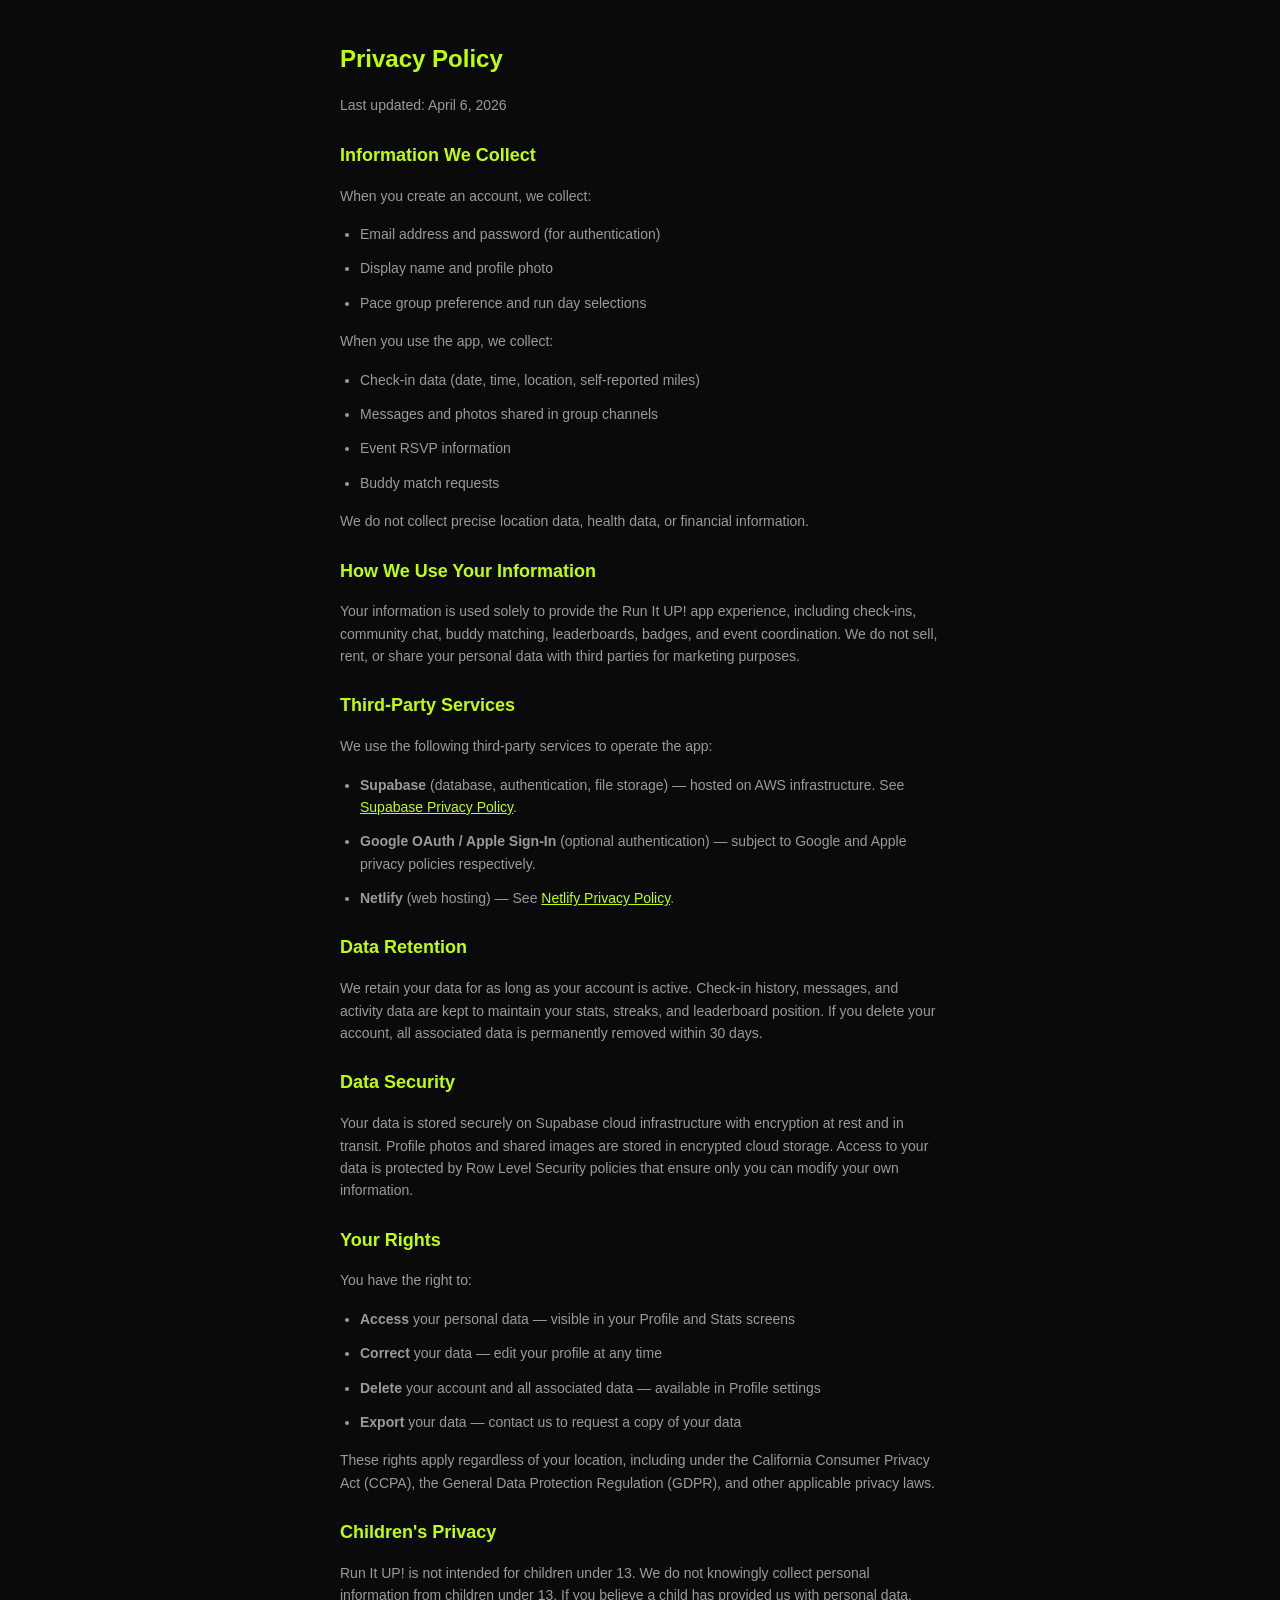
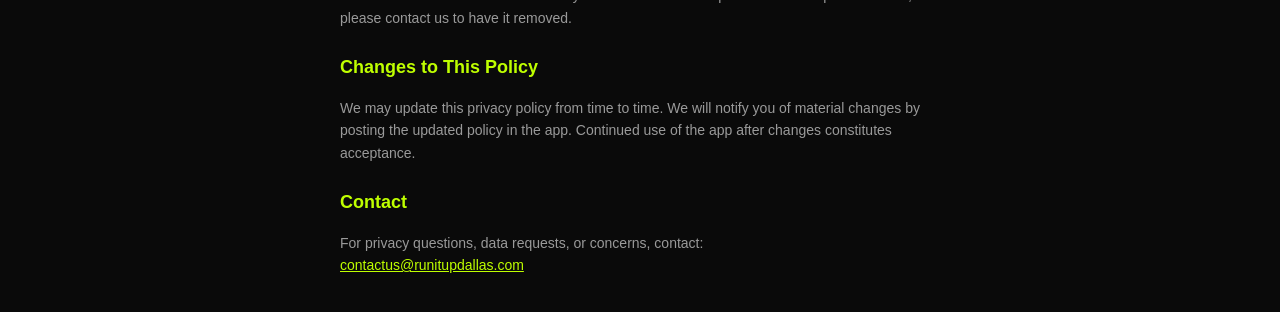
<file: privacy.html>
<!DOCTYPE html>
<html lang="en">
<head>
  <meta charset="UTF-8">
  <meta name="viewport" content="width=device-width, initial-scale=1.0">
  <title>Privacy Policy | Run It UP!</title>
  <style>
    body { font-family: 'Inter', sans-serif; background: #0A0A0A; color: #FFFFFF; padding: 24px; max-width: 600px; margin: 0 auto; line-height: 1.6; }
    h1 { font-size: 1.5rem; color: #BFFF00; margin-bottom: 16px; }
    h2 { font-size: 1.125rem; color: #BFFF00; margin-top: 24px; }
    p, li { color: #9A9A9A; margin-bottom: 12px; font-size: 0.875rem; }
    ul { padding-left: 20px; }
    a { color: #BFFF00; }
  </style>
</head>
<body>
  <h1>Privacy Policy</h1>
  <p>Last updated: April 6, 2026</p>

  <h2>Information We Collect</h2>
  <p>When you create an account, we collect:</p>
  <ul>
    <li>Email address and password (for authentication)</li>
    <li>Display name and profile photo</li>
    <li>Pace group preference and run day selections</li>
  </ul>
  <p>When you use the app, we collect:</p>
  <ul>
    <li>Check-in data (date, time, location, self-reported miles)</li>
    <li>Messages and photos shared in group channels</li>
    <li>Event RSVP information</li>
    <li>Buddy match requests</li>
  </ul>
  <p>We do not collect precise location data, health data, or financial information.</p>

  <h2>How We Use Your Information</h2>
  <p>Your information is used solely to provide the Run It UP! app experience, including check-ins, community chat, buddy matching, leaderboards, badges, and event coordination. We do not sell, rent, or share your personal data with third parties for marketing purposes.</p>

  <h2>Third-Party Services</h2>
  <p>We use the following third-party services to operate the app:</p>
  <ul>
    <li><strong>Supabase</strong> (database, authentication, file storage) — hosted on AWS infrastructure. See <a href="https://supabase.com/privacy">Supabase Privacy Policy</a>.</li>
    <li><strong>Google OAuth / Apple Sign-In</strong> (optional authentication) — subject to Google and Apple privacy policies respectively.</li>
    <li><strong>Netlify</strong> (web hosting) — See <a href="https://www.netlify.com/privacy/">Netlify Privacy Policy</a>.</li>
  </ul>

  <h2>Data Retention</h2>
  <p>We retain your data for as long as your account is active. Check-in history, messages, and activity data are kept to maintain your stats, streaks, and leaderboard position. If you delete your account, all associated data is permanently removed within 30 days.</p>

  <h2>Data Security</h2>
  <p>Your data is stored securely on Supabase cloud infrastructure with encryption at rest and in transit. Profile photos and shared images are stored in encrypted cloud storage. Access to your data is protected by Row Level Security policies that ensure only you can modify your own information.</p>

  <h2>Your Rights</h2>
  <p>You have the right to:</p>
  <ul>
    <li><strong>Access</strong> your personal data — visible in your Profile and Stats screens</li>
    <li><strong>Correct</strong> your data — edit your profile at any time</li>
    <li><strong>Delete</strong> your account and all associated data — available in Profile settings</li>
    <li><strong>Export</strong> your data — contact us to request a copy of your data</li>
  </ul>
  <p>These rights apply regardless of your location, including under the California Consumer Privacy Act (CCPA), the General Data Protection Regulation (GDPR), and other applicable privacy laws.</p>

  <h2>Children's Privacy</h2>
  <p>Run It UP! is not intended for children under 13. We do not knowingly collect personal information from children under 13. If you believe a child has provided us with personal data, please contact us to have it removed.</p>

  <h2>Changes to This Policy</h2>
  <p>We may update this privacy policy from time to time. We will notify you of material changes by posting the updated policy in the app. Continued use of the app after changes constitutes acceptance.</p>

  <h2>Contact</h2>
  <p>For privacy questions, data requests, or concerns, contact:<br>
  <a href="mailto:contactus@runitupdallas.com">contactus@runitupdallas.com</a></p>
</body>
</html>
</file>
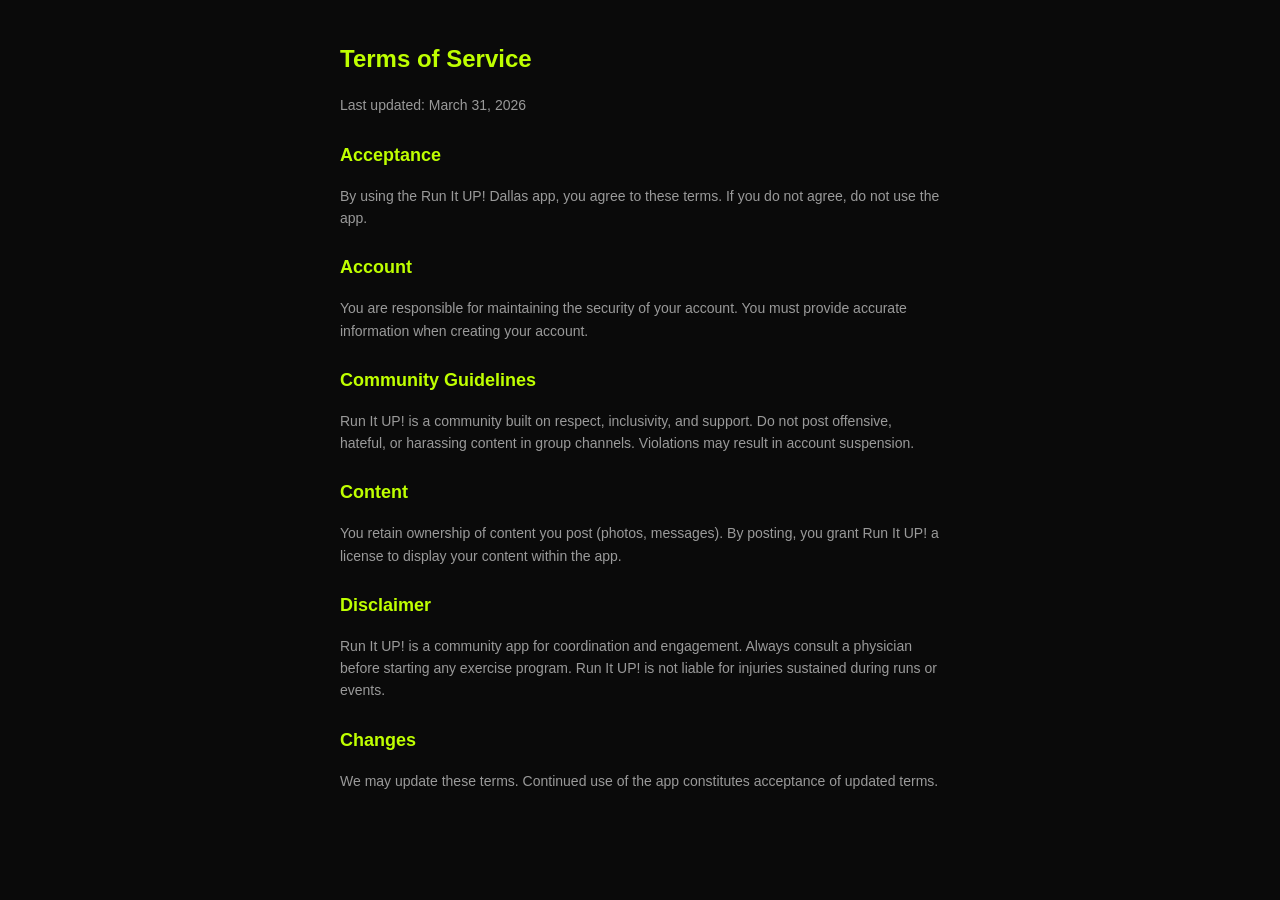
<file: terms.html>
<!DOCTYPE html>
<html lang="en">
<head>
  <meta charset="UTF-8">
  <meta name="viewport" content="width=device-width, initial-scale=1.0">
  <title>Terms of Service | Run It UP!</title>
  <style>
    body { font-family: 'Inter', sans-serif; background: #0A0A0A; color: #FFFFFF; padding: 24px; max-width: 600px; margin: 0 auto; line-height: 1.6; }
    h1 { font-size: 1.5rem; color: #BFFF00; margin-bottom: 16px; }
    h2 { font-size: 1.125rem; color: #BFFF00; margin-top: 24px; }
    p { color: #9A9A9A; margin-bottom: 12px; font-size: 0.875rem; }
  </style>
</head>
<body>
  <h1>Terms of Service</h1>
  <p>Last updated: March 31, 2026</p>
  <h2>Acceptance</h2>
  <p>By using the Run It UP! Dallas app, you agree to these terms. If you do not agree, do not use the app.</p>
  <h2>Account</h2>
  <p>You are responsible for maintaining the security of your account. You must provide accurate information when creating your account.</p>
  <h2>Community Guidelines</h2>
  <p>Run It UP! is a community built on respect, inclusivity, and support. Do not post offensive, hateful, or harassing content in group channels. Violations may result in account suspension.</p>
  <h2>Content</h2>
  <p>You retain ownership of content you post (photos, messages). By posting, you grant Run It UP! a license to display your content within the app.</p>
  <h2>Disclaimer</h2>
  <p>Run It UP! is a community app for coordination and engagement. Always consult a physician before starting any exercise program. Run It UP! is not liable for injuries sustained during runs or events.</p>
  <h2>Changes</h2>
  <p>We may update these terms. Continued use of the app constitutes acceptance of updated terms.</p>
</body>
</html>
</file>
